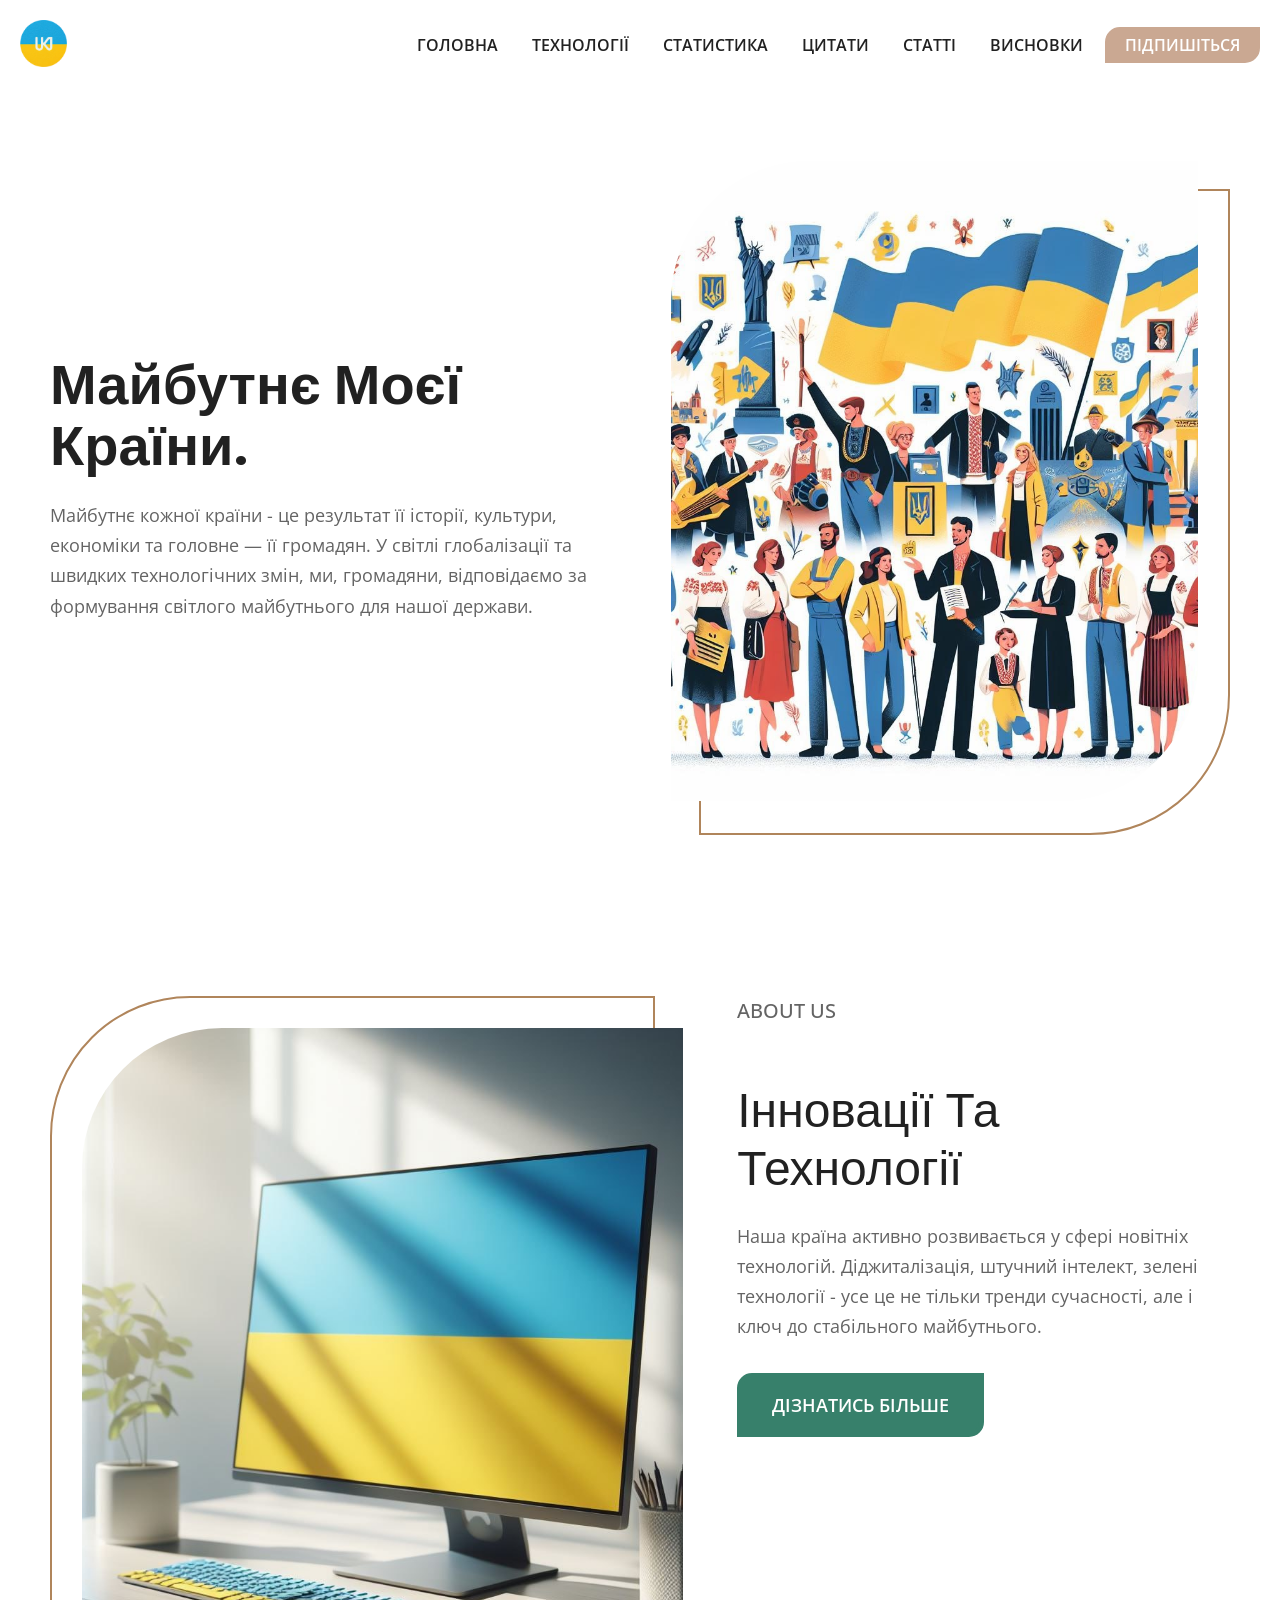
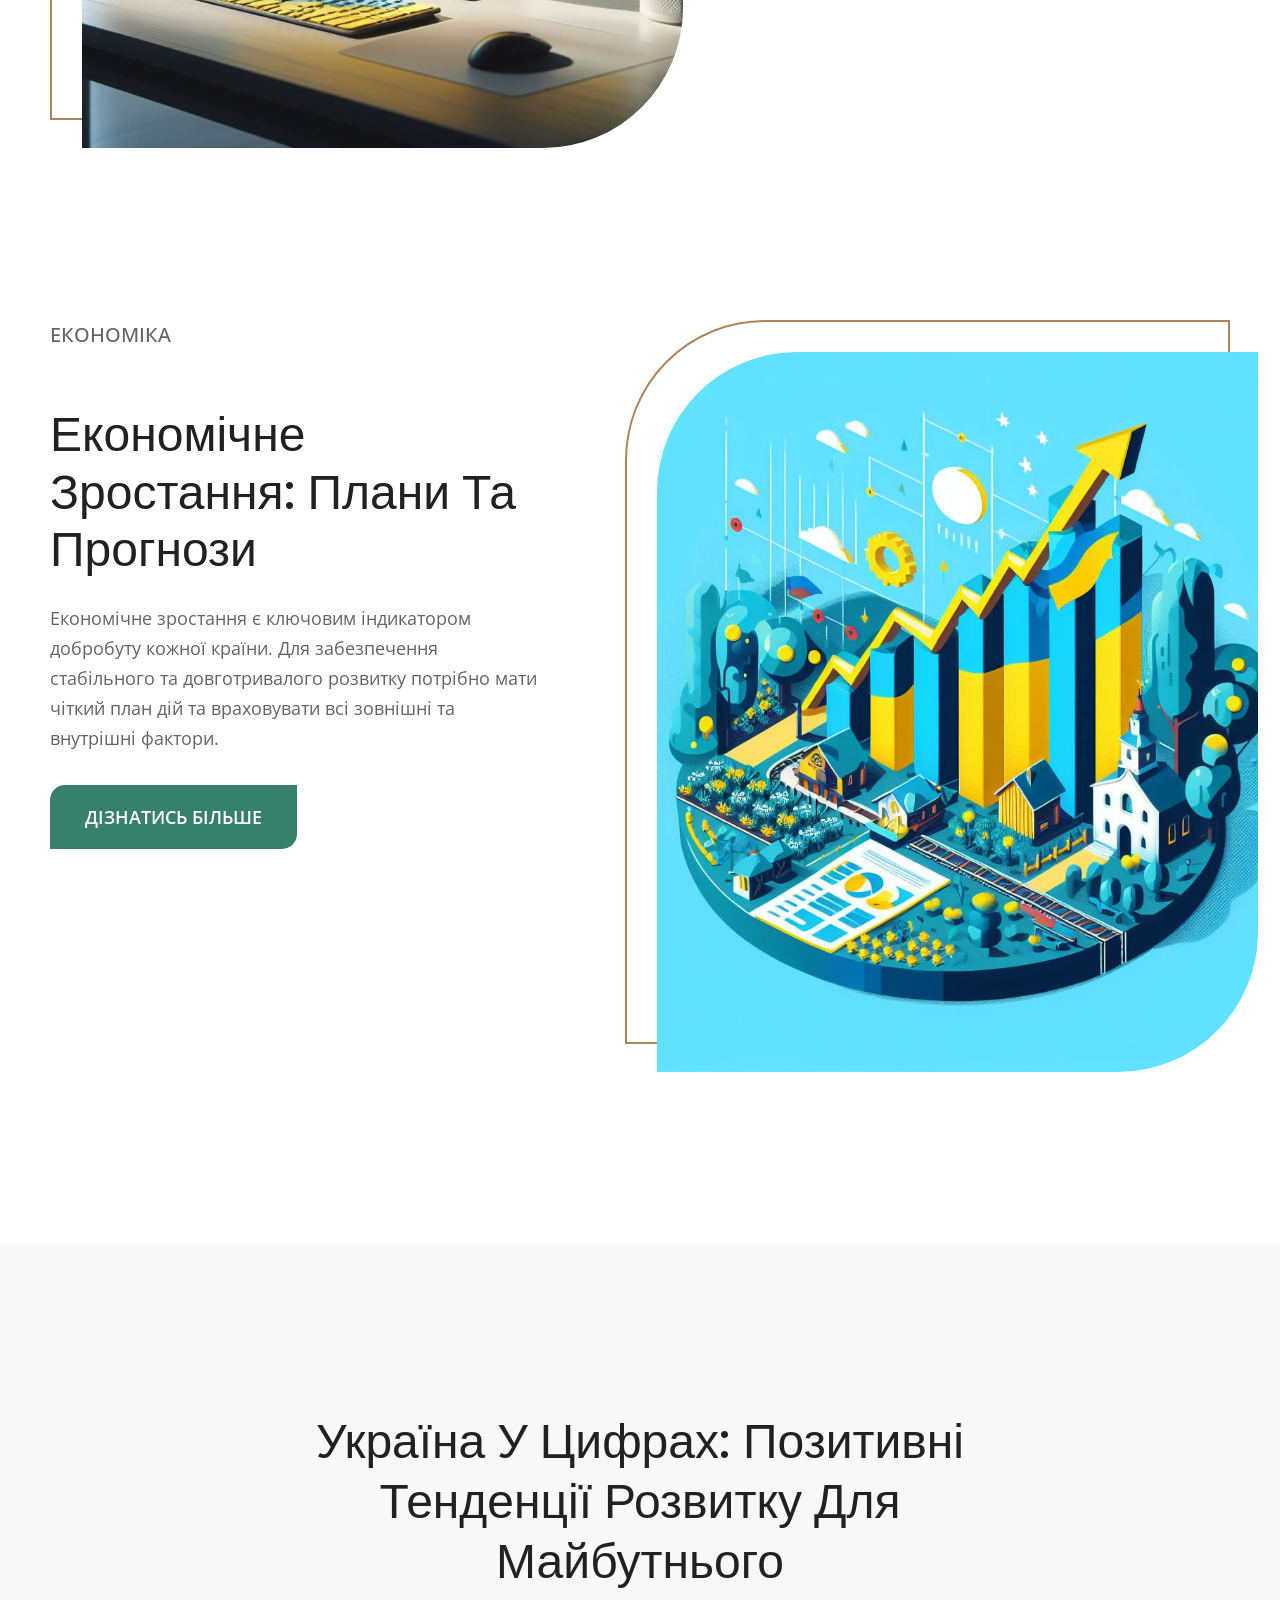
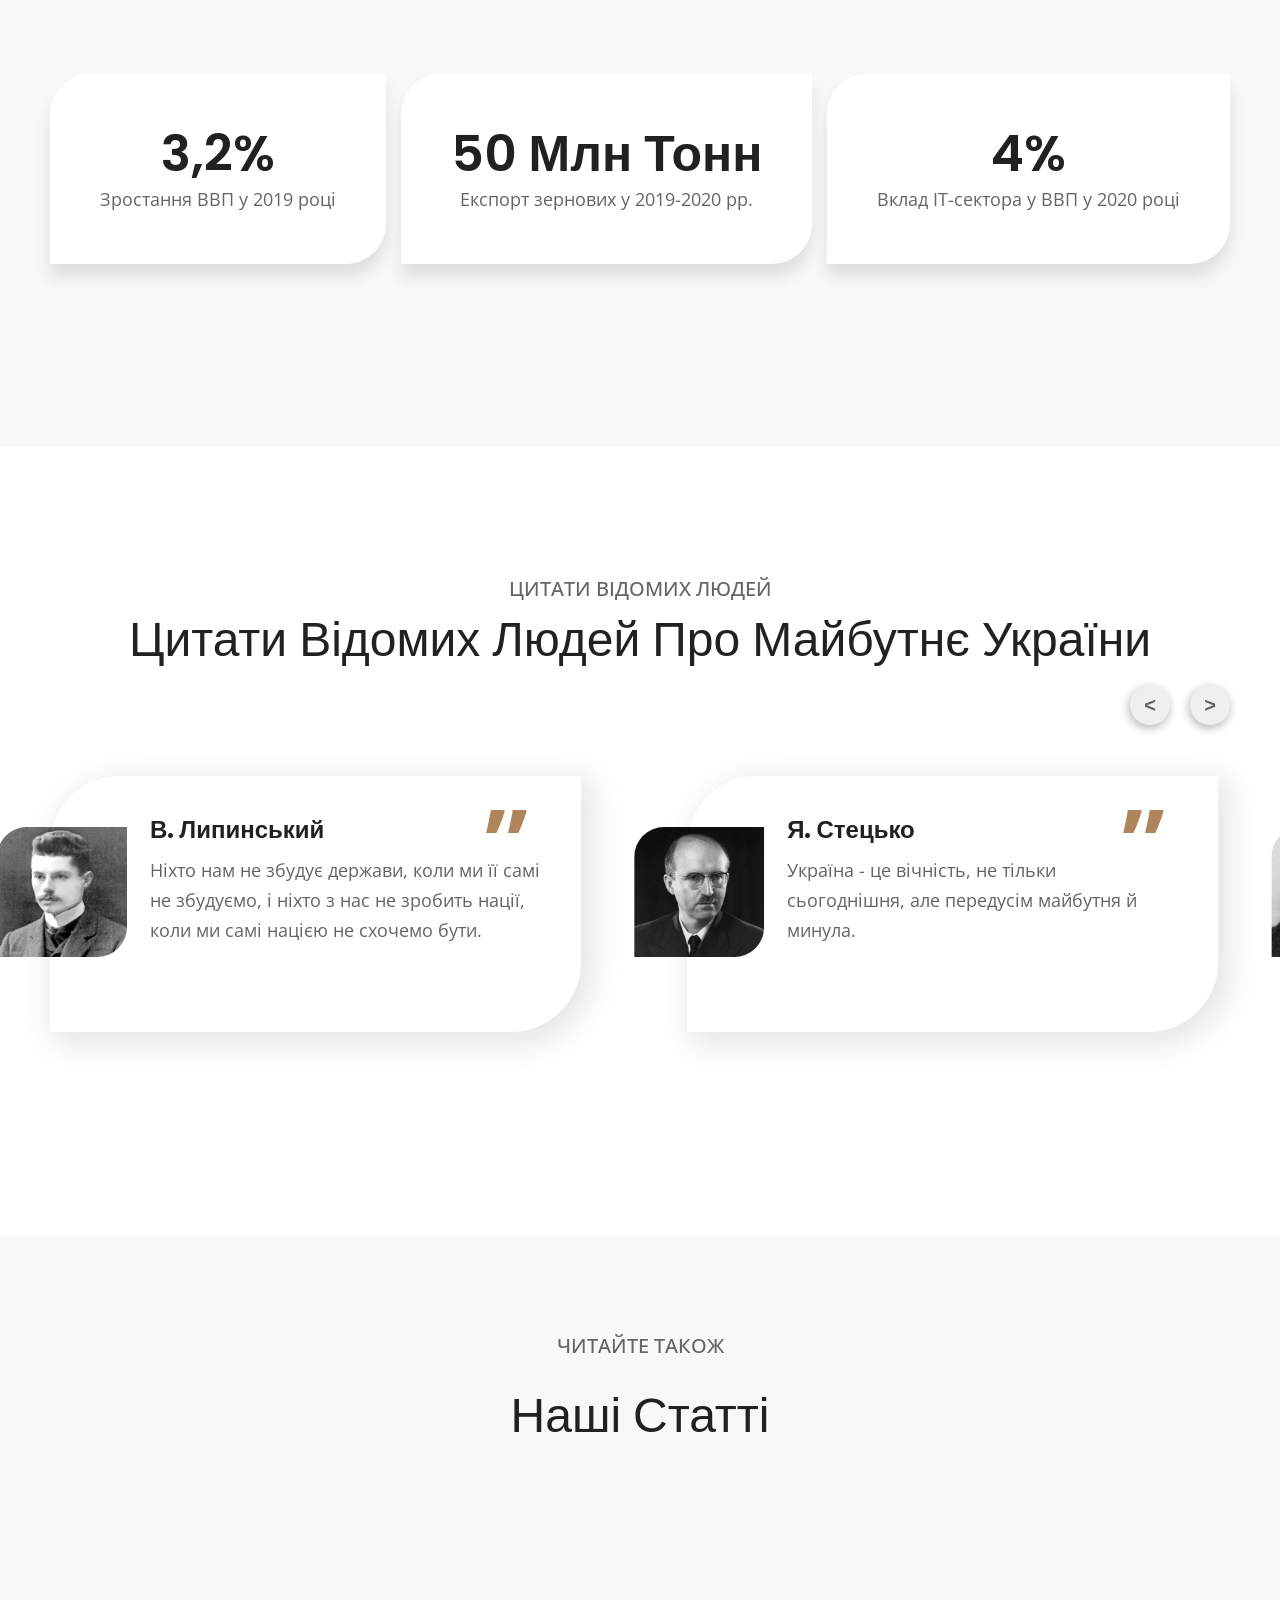
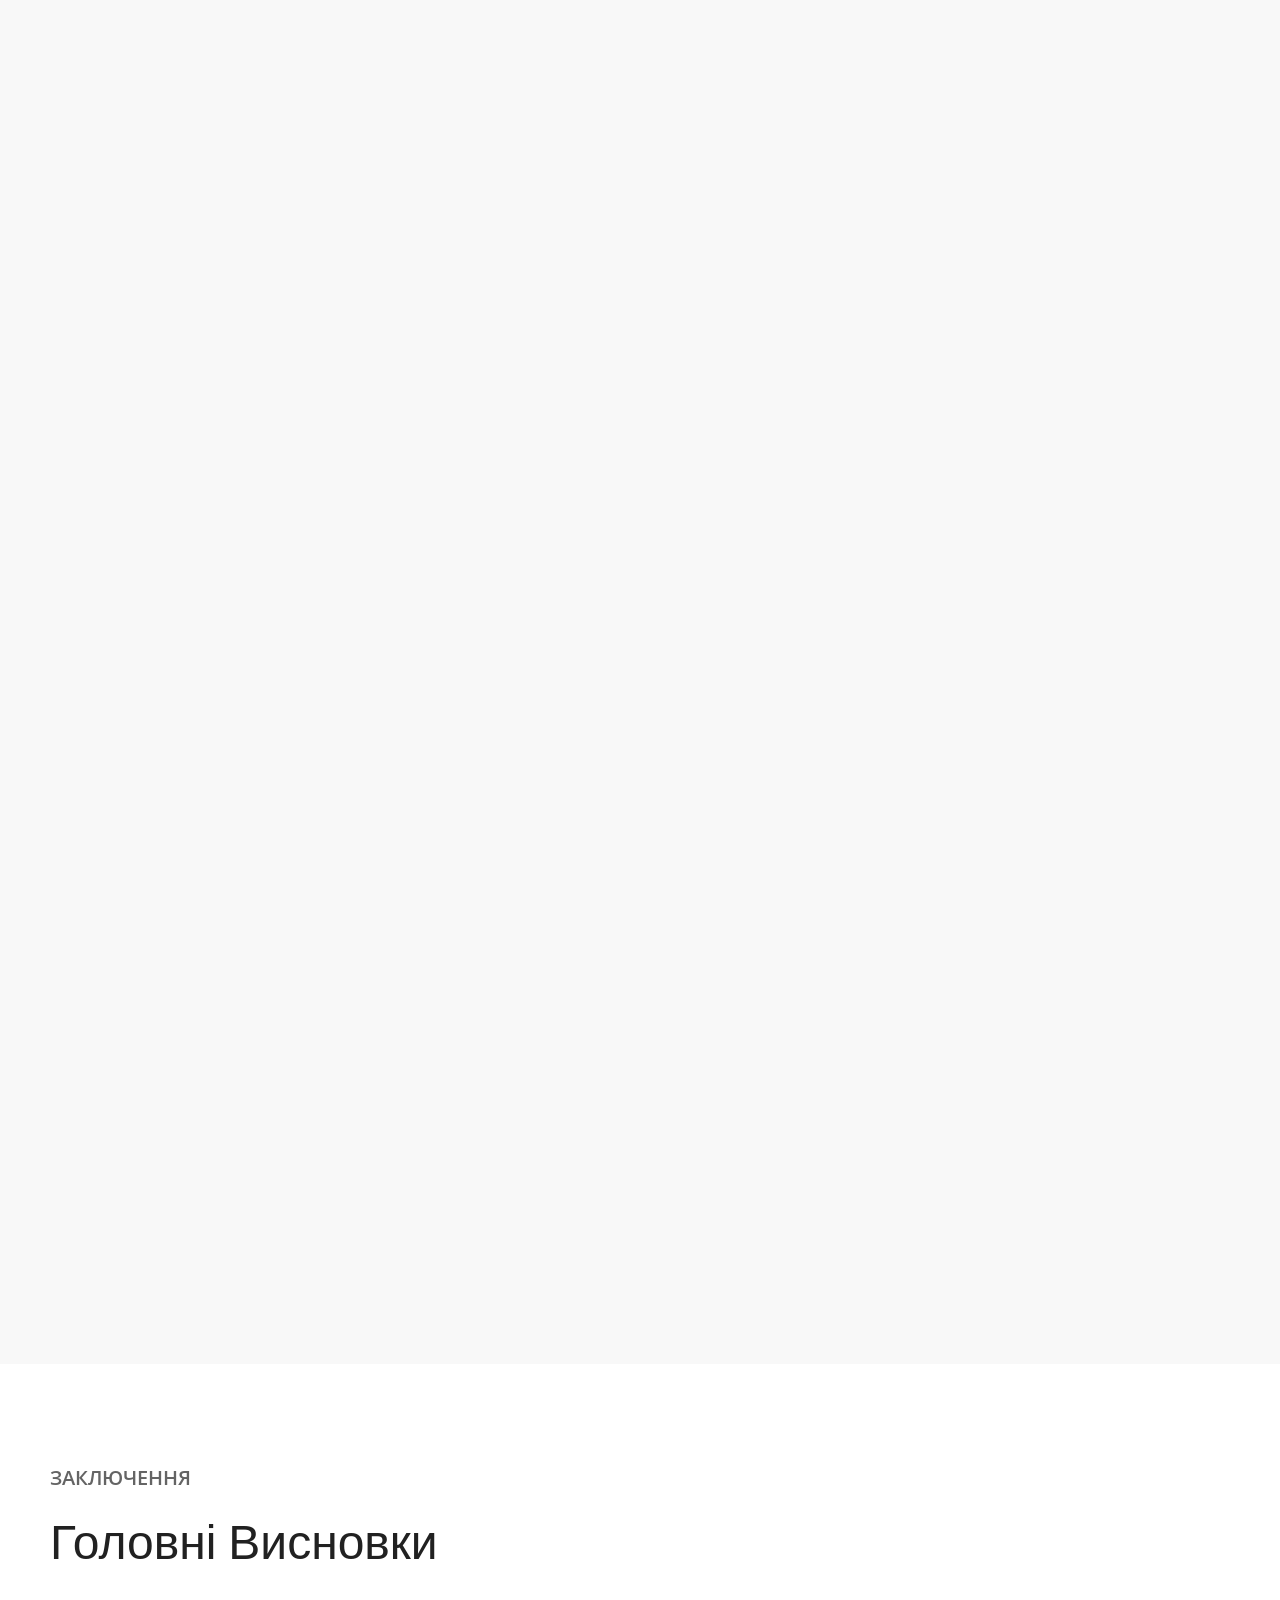
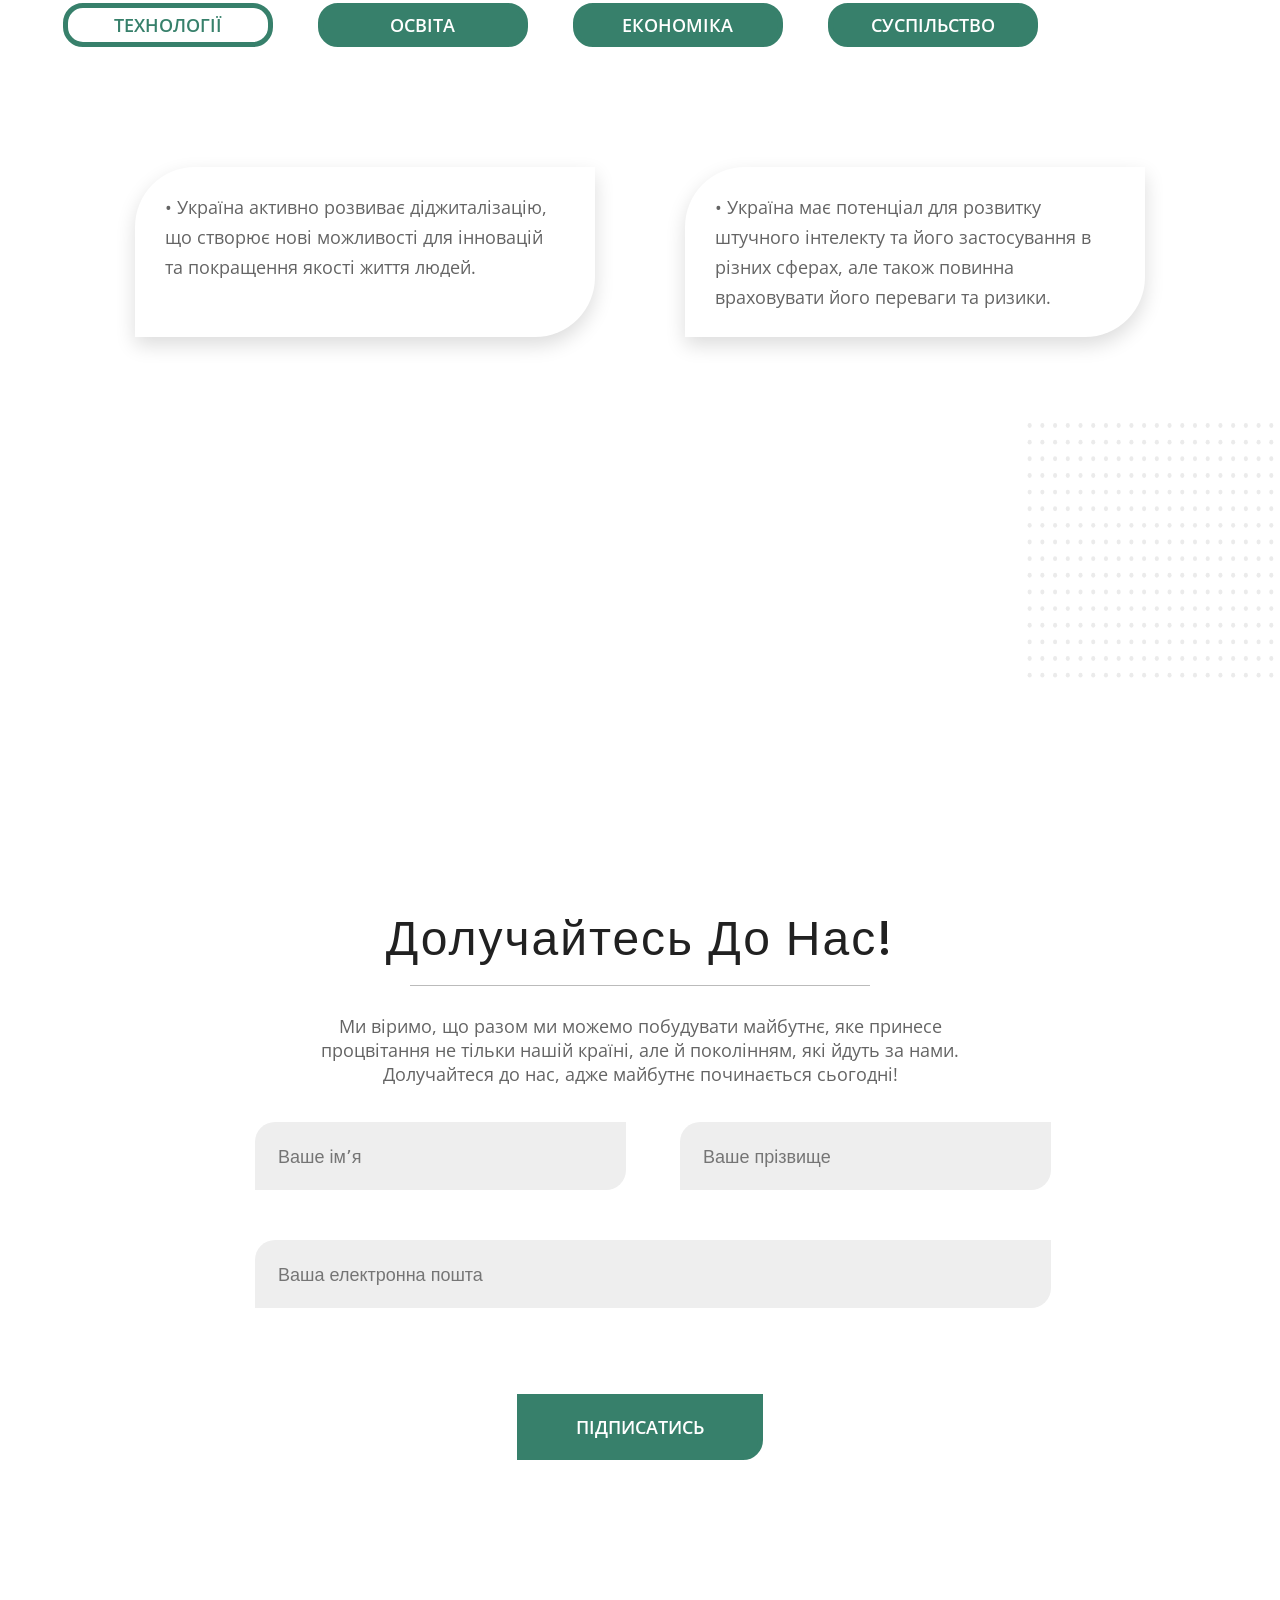
<file: index.html>
<!DOCTYPE html>
<html lang="en">
  <head>
    <meta charset="UTF-8" />
    <meta http-equiv="X-UA-Compatible" content="IE=edge" />
    <meta name="viewport" content="width=device-width, initial-scale=1.0" />
    <title>Decbase</title>
    <!-- FONTS -->
    <link rel="preconnect" href="https://fonts.googleapis.com" />
    <link rel="preconnect" href="https://fonts.gstatic.com" crossorigin />
    <!-- OPEN SANS: 300, 400, 500, 600, 700, 800 -->
    <!-- POPPINS: 300, 400, 500, 600, 700, 800 -->
    <!-- RALEWAY:  300, 400, 500, 600, 700-->
    <link
      href="https://fonts.googleapis.com/css2?family=Open+Sans:wght@300;400;500;600;700;800&family=Poppins:wght@300;400;500;600;700;800&family=Raleway:wght@300;400;500;600;700&display=swap"
      rel="stylesheet"
    />
    <!-- STYLES -->
    <link rel="stylesheet" href="./css/style.css" />
    <script defer src="./scripts/script.js"></script>
  </head>
  <body>
    <div class="loader">
      <p class="loader-text">Loading...</p>
      <div class="loader__container">
        <div class="square square--1"></div>
        <div class="square square--2"></div>
        <div class="square square--3"></div>
        <div class="square square--4"></div>
        <div class="square square--5"></div>
      </div>
    </div>

    <div class="content hidden">
      <header class="header">
        <div class="main-nav__container">
          <nav class="main-nav">
            <div class="main-nav__logo">
              <img
                src="./imgs/logo.png"
                alt="Decbase Logo"
                width="47px"
                height="47px"
              />
            </div>
            <div class="main-nav__links">
              <a href="#section--hero" class="link">Головна</a>
              <a href="#section--about" class="link">Технології</a>
              <a href="#section--projects" class="link">Статистика</a>
              <a href="#section--review" class="link">Цитати</a>
              <a href="#section--blog" class="link">Статті</a>
              <a href="#section--services" class="link">Висновки</a>
              <a href="#section--sign-up" class="link link--sign-up"
                >Підпишіться</a
              >
            </div>
            <div class="menu-burger">
              <img src="./svg/burger.svg" aria-hidden="true" alt="" />
            </div>
            <div class="main-nav__progress-bar hidden"></div>
          </nav>
        </div>

        <section class="hero container" id="section--hero">
          <div class="hero__desc">
            <h1 class="hero__desc-heading">Майбутнє моєї країни.</h1>
            <p class="hero__desc-paragraph">
              Майбутнє кожної країни - це результат її історії, культури,
              економіки та головне — її громадян. У світлі глобалізації та
              швидких технологічних змін, ми, громадяни, відповідаємо за
              формування світлого майбутнього для нашої держави.
            </p>
            <!-- <a href="#" class="hero__desc-btn">Contact</a> -->
          </div>
          <div class="hero__img-container">
            <img
              src="./imgs/main.jpg"
              alt="Bussiness Room Interior"
              class="hero__img-container-image"
            />
          </div>
        </section>
        <img
          src="./svg/abstract-decore-1.svg"
          class="decore header-decore"
          aria-hidden="true"
          alt=""
        />
      </header>

      <section class="about container" id="section--about">
        <article class="mextreo">
          <div class="mextreo__img-container">
            <img
              src="./imgs/acbd1.jpg"
              alt="Living Room Interior"
              class="mextreo__img-container-image"
            />
          </div>
          <div class="mextreo__desc">
            <h3 class="mextreo__desc-subheading">About us</h3>
            <h2 class="mextreo__desc-heading">Інновації та технології</h2>
            <p class="mextreo__desc-paragraph">
              Наша країна активно розвивається у сфері новітніх технологій.
              Діджиталізація, штучний інтелект, зелені технології - усе це не
              тільки тренди сучасності, але і ключ до стабільного майбутнього.
            </p>
            <a href="./tech.html" class="mextreo__desc-btn">Дізнатись більше</a>
          </div>
        </article>
        <article class="mextreo">
          <div class="mextreo__desc">
            <h3 class="mextreo__desc-subheading">Економіка</h3>
            <h2 class="mextreo__desc-heading">
              Економічне зростання: Плани та прогнози
            </h2>
            <p class="mextreo__desc-paragraph">
              Економічне зростання є ключовим індикатором добробуту кожної
              країни. Для забезпечення стабільного та довготривалого розвитку
              потрібно мати чіткий план дій та враховувати всі зовнішні та
              внутрішні фактори.
            </p>
            <a href="./economy.html" class="mextreo__desc-btn"
              >Дізнатись більше</a
            >
          </div>
          <div class="mextreo__img-container">
            <img
              src="./imgs/eabc.jpg"
              alt="Living Room Interior"
              class="mextreo__img-container-image"
            />
          </div>
        </article>
      </section>

      <section class="works" id="section--projects">
        <div class="container">
          <h2 class="works-heading">
            Україна у цифрах: позитивні тенденції розвитку для майбутнього
          </h2>
          <div class="completed-works">
            <div class="completed-works__card">
              <h2 class="completed-works__card-heading">3,2%</h2>
              <p class="completed-works__card-paragraph">
                Зростання ВВП у 2019 році
              </p>
            </div>
            <div class="completed-works__card">
              <h2 class="completed-works__card-heading">50 млн тонн</h2>
              <p class="completed-works__card-paragraph">
                Експорт зернових у 2019-2020 рр.
              </p>
            </div>
            <div class="completed-works__card">
              <h2 class="completed-works__card-heading">4%</h2>
              <p class="completed-works__card-paragraph">
                Вклад IT-сектора у ВВП у 2020 році
              </p>
            </div>
          </div>
        </div>
      </section>

      <section class="testimonials container" id="section--review">
        <h3 class="testimonials-subheading">Цитати відомих людей</h3>
        <h2 class="testimonials-heading">
          Цитати відомих людей про майбутнє України
        </h2>

        <div class="carousel">
          <div class="carousel__card-container">
            <div class="carousel__card">
              <h2 class="carousel__card-heading">В. Липинський</h2>
              <p class="carousel__card-paragraph">
                Ніхто нам не збудує держави, коли ми її самі не збудуємо, і
                ніхто з нас не зробить нації, коли ми самі нацією не схочемо
                бути.
              </p>
              <img
                src="./imgs/client-1.png"
                alt="Louis Saville"
                width="130px"
                height="130px"
                class="carousel__card-client-avatar"
              />
              <span class="carousel__card-quote">&rdquo;</span>
            </div>
          </div>

          <div class="carousel__card-container">
            <div class="carousel__card">
              <h2 class="carousel__card-heading">Я. Стецько</h2>
              <p class="carousel__card-paragraph">
                Україна - це вічність, не тільки сьогоднішня, але передусім
                майбутня й минула.
              </p>
              <img
                src="./imgs/client-2.png"
                alt="Rekha Varadwaz"
                width="130px"
                height="130px"
                class="carousel__card-client-avatar"
              />
              <span class="carousel__card-quote">&rdquo;</span>
            </div>
          </div>

          <div class="carousel__card-container">
            <div class="carousel__card">
              <h2 class="carousel__card-heading">С. Бандера</h2>
              <p class="carousel__card-paragraph">
                Самостійну державу може здобути собі український народ тільки
                власною боротьбою і трудом.
              </p>
              <img
                src="./imgs/client-3.jpeg"
                alt="Winston Smith"
                width="130px"
                height="130px"
                class="carousel__card-client-avatar"
              />
              <span class="carousel__card-quote">&rdquo;</span>
            </div>
          </div>
          <div class="carousel__card-container">
            <div class="carousel__card">
              <h2 class="carousel__card-heading">Г. Сковорода</h2>
              <p class="carousel__card-paragraph">
                Ми переможемо лише тоді, коли усвідомимо, що за Україну треба не
                вмирати, а вбивати.
              </p>
              <img
                src="./imgs/client-4.jpeg"
                alt="Jane Doe"
                width="130px"
                height="130px"
                class="carousel__card-client-avatar"
              />
              <span class="carousel__card-quote">&rdquo;</span>
            </div>
          </div>
          <div class="carousel__card-container">
            <div class="carousel__card">
              <h2 class="carousel__card-heading">В. Чорновіл</h2>
              <p class="carousel__card-paragraph">
                Дай Боже нам любити Україну понад усе сьогодні - маючи, щоб не
                довелося гірко любити її, втративши. Настав час великого вибору:
                або єдність і перемога та шлях до світла, або поразка, ганьба і
                знову довга дорога до волі.
              </p>
              <img
                src="./imgs/client-5.jpeg"
                alt="Sarah Johnson"
                width="130px"
                height="130px"
                class="carousel__card-client-avatar"
              />
              <span class="carousel__card-quote">&rdquo;</span>
            </div>
          </div>
          <div class="carousel__card-container">
            <div class="carousel__card">
              <h2 class="carousel__card-heading">В. Стус</h2>
              <p class="carousel__card-paragraph">
                Наша історія — це все і завжди спочатку, якась постійна
                гойданина на одному й тому ж місці, мертва хвиля еволюції.
              </p>
              <img
                src="./imgs/client-6.jpeg"
                alt="Michael Brown"
                width="130px"
                height="130px"
                class="carousel__card-client-avatar"
              />
              <span class="carousel__card-quote">&rdquo;</span>
            </div>
          </div>

          <div class="carousel__btns">
            <button class="carousel-btn carousel-btn--left">&lt;</button>
            <button class="carousel-btn carousel-btn--right">&gt;</button>
          </div>
        </div>
      </section>

      <section class="latest-news" id="section--blog">
        <div class="container">
          <h3 class="latest-news-subheading">Читайте також</h3>
          <h2 class="latest-news-heading">Наші статті</h2>

          <div class="blogs hidden">
            <div class="blogs__blog">
              <div class="blogs__blog__img-container">
                <img
                  src="./imgs/abbcd1.jpg"
                  alt="Shelf Interior"
                  class="blogs__blog__img-container-image"
                />
              </div>
              <h2 class="blogs__blog-heading">Освітні тренди</h2>
              <p class="blogs__blog-paragraph">
                Освітня сфера України активно розвивається, ідучи в ногу з
                глобальними трендами.
              </p>
              <a href="./education.html" class="blogs__blog-btn"
                >дізнатись більше...</a
              >
            </div>

            <div class="blogs__blog">
              <div class="blogs__blog__img-container">
                <img
                  src="./imgs/eeeeeee.jpg"
                  alt="Bedroom Interior"
                  class="blogs__blog__img-container-image"
                />
              </div>
              <h2 class="blogs__blog-heading">
                Розвиток громадянського суспільства
              </h2>
              <p class="blogs__blog-paragraph">
                Громадянське суспільство є фундаментом демократичної держави, де
                активна участь громадян стимулює прозорість, відкритість та
                відповідальність управління.
              </p>
              <a href="./society.html" class="blogs__blog-btn"
                >дізнатись більше...</a
              >
            </div>
          </div>
        </div>
      </section>

      <section class="services" id="section--services">
        <div class="container">
          <h3 class="services-subheading">Заключення</h3>
          <h2 class="services-heading">Головні висновки</h2>
          <nav class="services__nav">
            <a
              href="#"
              class="services__nav-btn services__nav-btn--selected"
              data-type="topSelection"
              >Технології</a
            >
            <a href="#" class="services__nav-btn" data-type="design">Освіта</a>
            <a href="#" class="services__nav-btn" data-type="architecture"
              >Економіка</a
            >
            <a href="#" class="services__nav-btn" data-type="planning"
              >Суспільство</a
            >
          </nav>
        </div>

        <div class="cards container">
          <div class="card card--1">
            <img src="./svg/design.svg" aria-hidden="true" alt="" />
            <div class="card--1__desc">
              <h2 class="card--1__desc-heading">Elegant Design</h2>
              <p class="card--1__desc-paragraph">
                Our designers specialize in creating elegant and sophisticated
                interiors that are tailored to your unique style and needs.
              </p>
            </div>
          </div>
          <div class="card card--2">
            <img src="./svg/architecture.svg" aria-hidden="true" alt="" />
            <div class="card--2__desc">
              <h2 class="card--2__desc-heading">Contemporary Architecture</h2>
              <p class="card--2__desc-paragraph">
                Our architects specialize in designing contemporary buildings
                that blend form and function to create stunning and unique
                structures.
              </p>
            </div>
          </div>

          <div class="card card--1">
            <img src="./svg/planning.svg" aria-hidden="true" alt="" />
            <div class="card--1__desc">
              <h2 class="card--1__desc-heading">Urban Planning</h2>
              <p class="card--1__desc-paragraph">
                Our team of urban planners understands the unique challenges and
                opportunities presented by cities.
              </p>
            </div>
          </div>
        </div>
        <img
          src="./svg/abstract-decore-2.svg"
          aria-hidden="true"
          class="decore services-decore"
          alt=""
        />
      </section>

      <section class="sign-up" id="section--sign-up">
        <form class="form">
          <h2 class="form-heading">Долучайтесь до нас!</h2>
          <hr class="form-separator" />
          <h3 class="form-subheading">
            Ми віримо, що разом ми можемо побудувати майбутнє, яке принесе
            процвітання не тільки нашій країні, але й поколінням, які йдуть за
            нами. Долучайтеся до нас, адже майбутнє починається сьогодні!
          </h3>
          <div class="form__grid">
            <div class="form__input-container">
              <input
                type="text"
                class="form-input form-input--first-name"
                placeholder="Ваше імʼя"
              />
              <p class="form-input-error hidden">Невалідне значення імені</p>
            </div>
            <div class="form__input-container">
              <input
                type="text"
                class="form-input form-input--last-name"
                placeholder="Ваше прізвище"
              />
              <p class="form-input-error hidden">Невалідне значення прізвища</p>
            </div>
            <div class="form__input-container form__input-container--email">
              <input
                type="email"
                class="form-input form-input--email"
                placeholder="Ваша електронна пошта"
              />
              <p class="form-input-error hidden">
                Невалідне значення електронної адреси
              </p>
            </div>
          </div>
          <button class="form-submit-btn" type="submit">Підписатись</button>
        </form>
      </section>

      <!-- </body> -->
      <!-- </html> -->
    </div>
  </body>
</html>
</file>
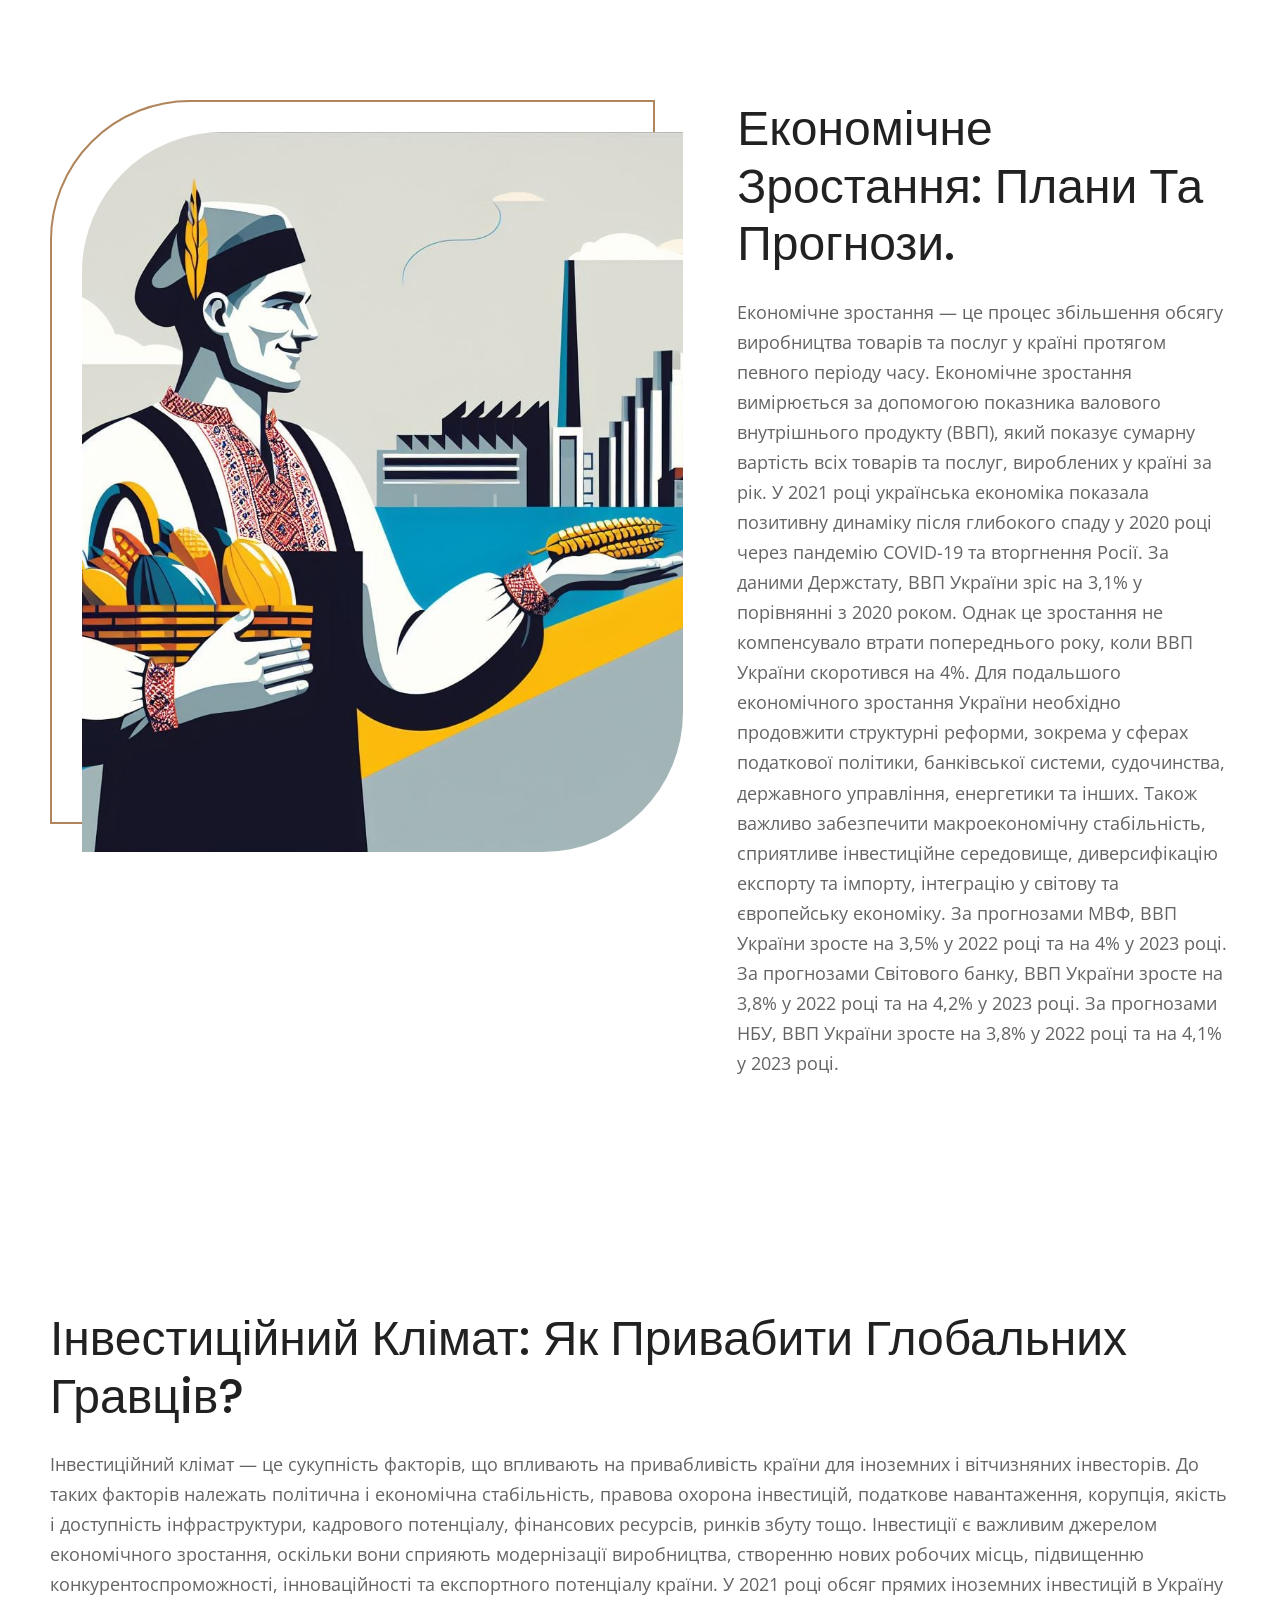
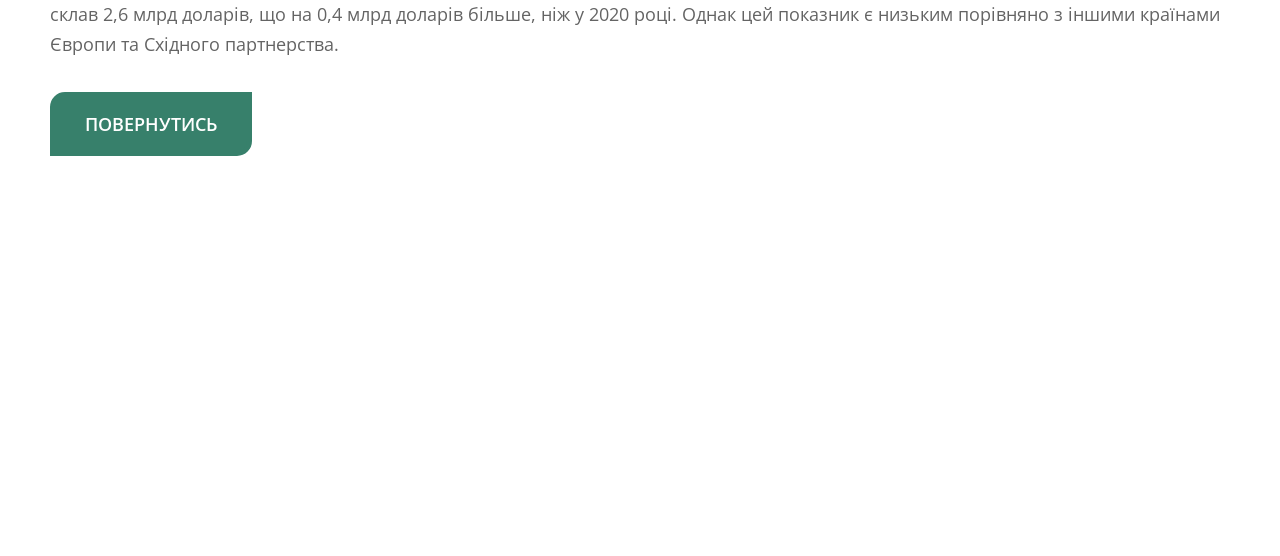
<file: economy.html>
<!DOCTYPE html>
<html lang="en">
  <head>
    <meta charset="UTF-8" />
    <meta http-equiv="X-UA-Compatible" content="IE=edge" />
    <meta name="viewport" content="width=device-width, initial-scale=1.0" />
    <title>Decbase</title>
    <!-- FONTS -->
    <link rel="preconnect" href="https://fonts.googleapis.com" />
    <link rel="preconnect" href="https://fonts.gstatic.com" crossorigin />
    <!-- OPEN SANS: 300, 400, 500, 600, 700, 800 -->
    <!-- POPPINS: 300, 400, 500, 600, 700, 800 -->
    <!-- RALEWAY:  300, 400, 500, 600, 700-->
    <link
      href="https://fonts.googleapis.com/css2?family=Open+Sans:wght@300;400;500;600;700;800&family=Poppins:wght@300;400;500;600;700;800&family=Raleway:wght@300;400;500;600;700&display=swap"
      rel="stylesheet"
    />
    <!-- STYLES -->
    <link rel="stylesheet" href="./css/style.css" />
    <!-- <script defer src="./scripts/script.js"></script> -->
  </head>
  <body>
    <section
      class="about container"
      id="section--about"
      style="margin-top: 10rem"
    >
      <article class="mextreo">
        <div class="mextreo__img-container">
          <img
            src="./imgs/econome.jpg"
            alt="Living Room Interior"
            class="mextreo__img-container-image"
          />
        </div>
        <div class="mextreo__desc">
          <h2 class="mextreo__desc-heading">
            Економічне зростання: Плани та прогнози.
          </h2>
          <p class="mextreo__desc-paragraph">
            Економічне зростання — це процес збільшення обсягу виробництва
            товарів та послуг у країні протягом певного періоду часу. Економічне
            зростання вимірюється за допомогою показника валового внутрішнього
            продукту (ВВП), який показує сумарну вартість всіх товарів та
            послуг, вироблених у країні за рік. У 2021 році українська економіка
            показала позитивну динаміку після глибокого спаду у 2020 році через
            пандемію COVID-19 та вторгнення Росії. За даними Держстату, ВВП
            України зріс на 3,1% у порівнянні з 2020 роком. Однак це зростання
            не компенсувало втрати попереднього року, коли ВВП України
            скоротився на 4%. Для подальшого економічного зростання України
            необхідно продовжити структурні реформи, зокрема у сферах податкової
            політики, банківської системи, судочинства, державного управління,
            енергетики та інших. Також важливо забезпечити макроекономічну
            стабільність, сприятливе інвестиційне середовище, диверсифікацію
            експорту та імпорту, інтеграцію у світову та європейську економіку.
            За прогнозами МВФ, ВВП України зросте на 3,5% у 2022 році та на 4% у
            2023 році. За прогнозами Світового банку, ВВП України зросте на 3,8%
            у 2022 році та на 4,2% у 2023 році. За прогнозами НБУ, ВВП України
            зросте на 3,8% у 2022 році та на 4,1% у 2023 році.
          </p>
        </div>
      </article>
      <div class="mextreo__desc">
        <h2 class="mextreo__desc-heading">
          Інвестиційний клімат: Як привабити глобальних гравцiв?
        </h2>
        <p class="mextreo__desc-paragraph">
          Інвестицiйний клiмат — це сукупнiсть факторiв, що впливають на
          привабливiсть країни для iноземних i вiтчизняних iнвесторiв. До таких
          факторiв належать полiтична i економiчна стабiльнiсть, правова охорона
          iнвестицiй, податкове навантаження, корупцiя, якiсть i доступнiсть
          iнфраструктури, кадрового потенцiалу, фiнансових ресурсiв, ринкiв
          збуту тощо. Інвестиції є важливим джерелом економічного зростання,
          оскільки вони сприяють модернізації виробництва, створенню нових
          робочих місць, підвищенню конкурентоспроможності, інноваційності та
          експортного потенціалу країни. У 2021 році обсяг прямих іноземних
          інвестицій в Україну склав 2,6 млрд доларів, що на 0,4 млрд доларів
          більше, ніж у 2020 році. Однак цей показник є низьким порівняно з
          іншими країнами Європи та Східного партнерства.
        </p>
        <a href="/" class="mextreo__desc-btn">Повернутись</a>
      </div>
    </section>
  </body>
</html>
</file>
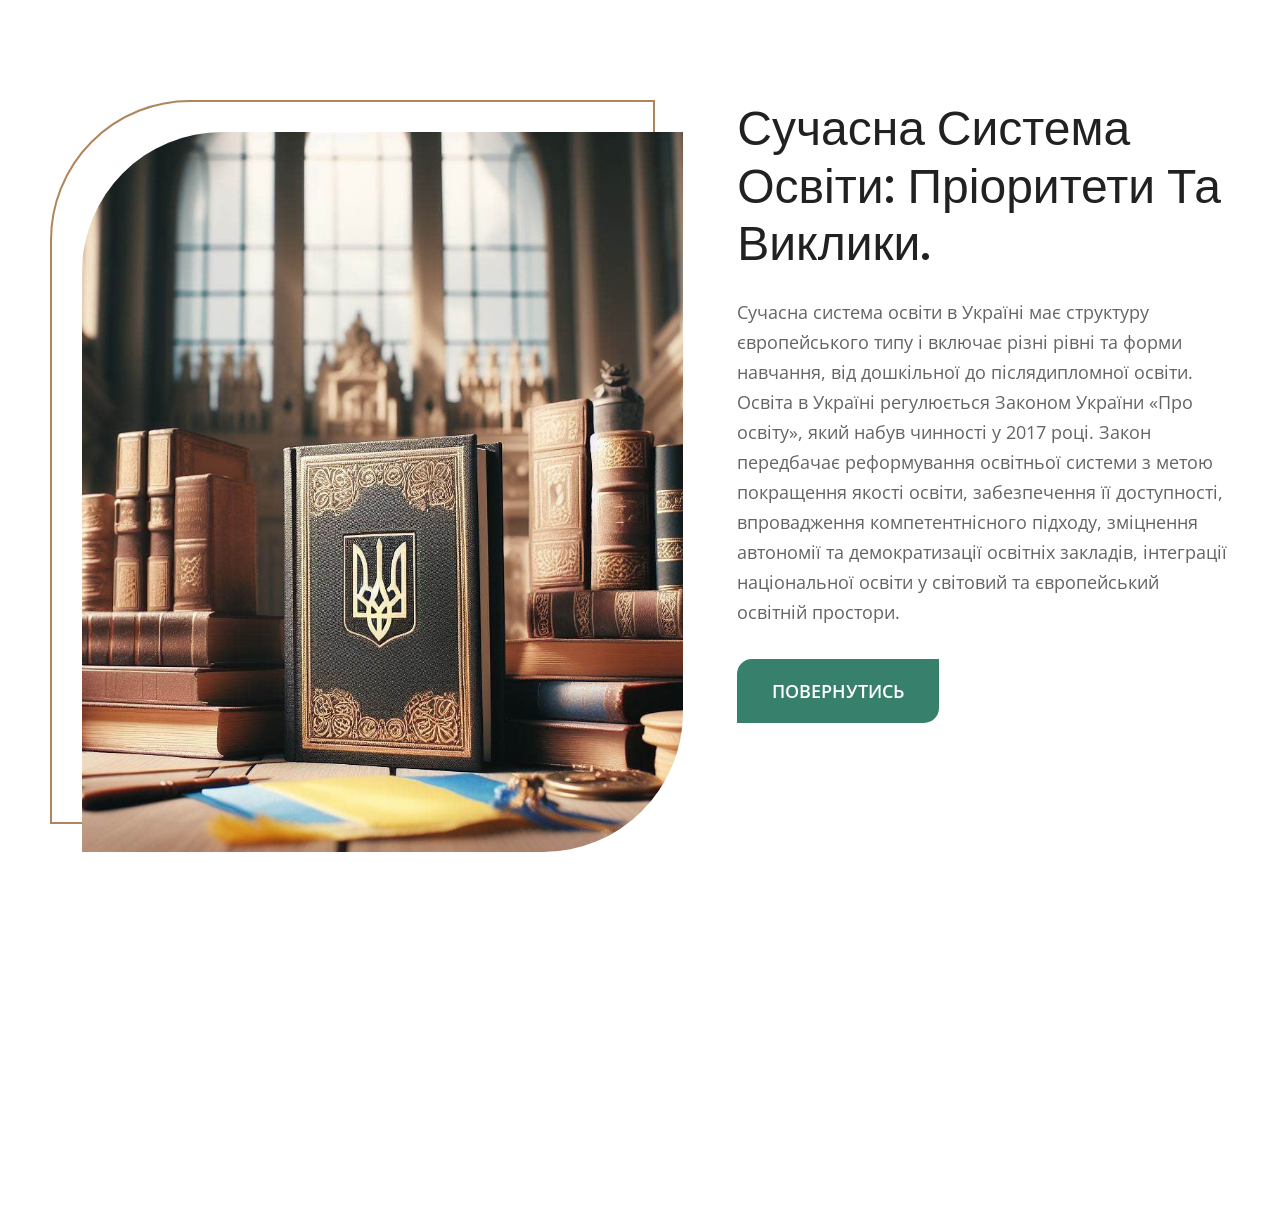
<file: education.html>
<!DOCTYPE html>
<html lang="en">
  <head>
    <meta charset="UTF-8" />
    <meta http-equiv="X-UA-Compatible" content="IE=edge" />
    <meta name="viewport" content="width=device-width, initial-scale=1.0" />
    <title>Decbase</title>
    <!-- FONTS -->
    <link rel="preconnect" href="https://fonts.googleapis.com" />
    <link rel="preconnect" href="https://fonts.gstatic.com" crossorigin />
    <!-- OPEN SANS: 300, 400, 500, 600, 700, 800 -->
    <!-- POPPINS: 300, 400, 500, 600, 700, 800 -->
    <!-- RALEWAY:  300, 400, 500, 600, 700-->
    <link
      href="https://fonts.googleapis.com/css2?family=Open+Sans:wght@300;400;500;600;700;800&family=Poppins:wght@300;400;500;600;700;800&family=Raleway:wght@300;400;500;600;700&display=swap"
      rel="stylesheet"
    />
    <!-- STYLES -->
    <link rel="stylesheet" href="./css/style.css" />
    <!-- <script defer src="./scripts/script.js"></script> -->
  </head>
  <body>
    <section
      class="about container"
      id="section--about"
      style="margin-top: 10rem"
    >
      <article class="mextreo">
        <div class="mextreo__img-container">
          <img
            src="./imgs/educ.jpg"
            alt="Living Room Interior"
            class="mextreo__img-container-image"
          />
        </div>
        <div class="mextreo__desc">
          <h2 class="mextreo__desc-heading">
            Сучасна система освіти: Пріоритети та виклики.
          </h2>
          <p class="mextreo__desc-paragraph">
            Сучасна система освіти в Україні має структуру європейського типу і
            включає різні рівні та форми навчання, від дошкільної до
            післядипломної освіти. Освіта в Україні регулюється Законом України
            «Про освіту», який набув чинності у 2017 році. Закон передбачає
            реформування освітньої системи з метою покращення якості освіти,
            забезпечення її доступності, впровадження компетентнісного підходу,
            зміцнення автономії та демократизації освітніх закладів, інтеграції
            національної освіти у світовий та європейський освітній простори.
          </p>
          <a href="/" class="mextreo__desc-btn">Повернутись</a>
        </div>
      </article>
    </section>
  </body>
</html>
</file>
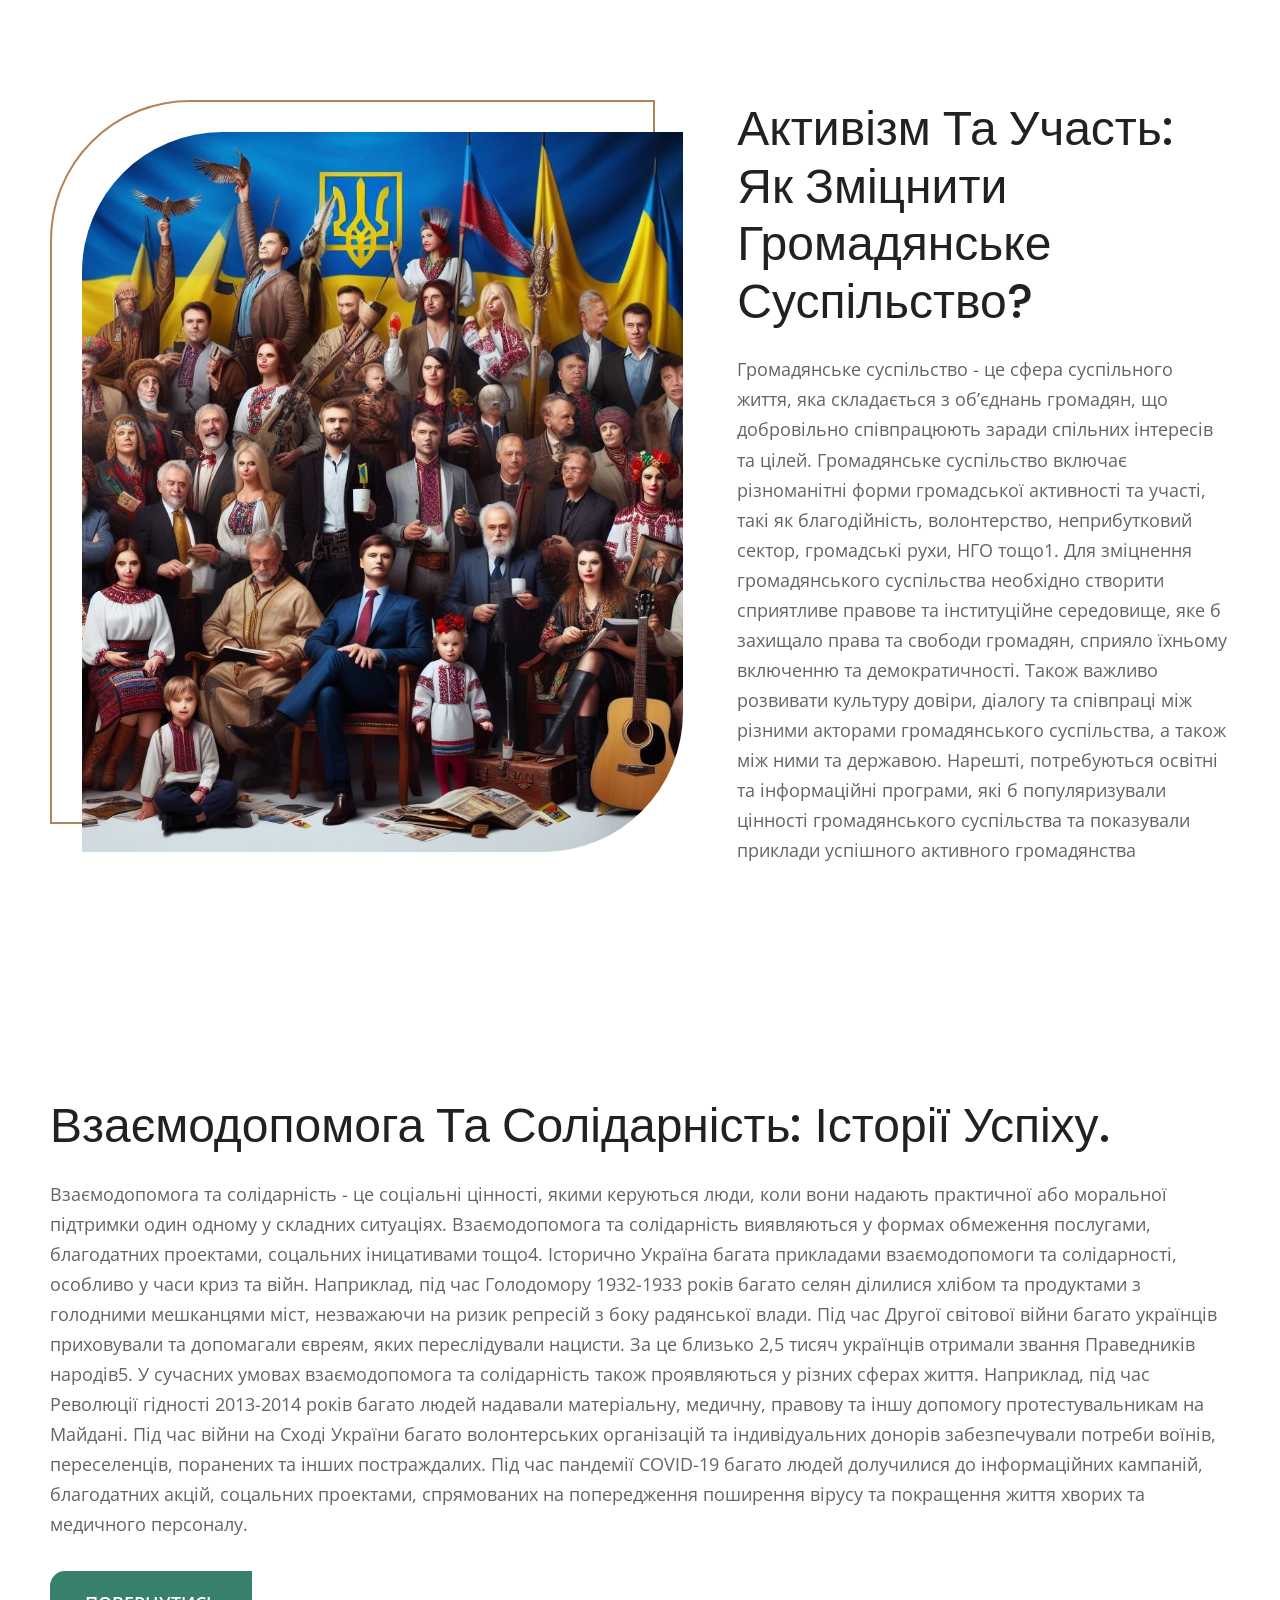
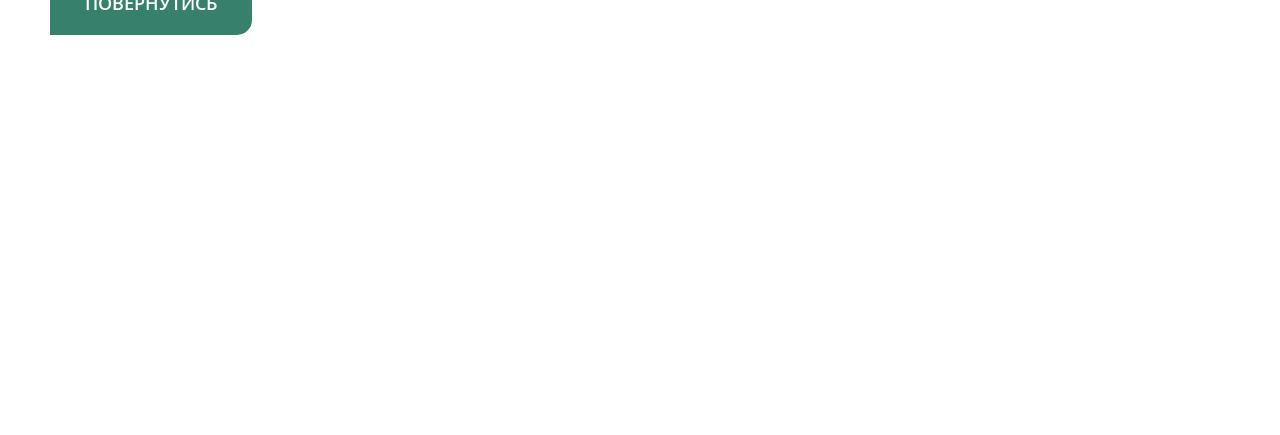
<file: society.html>
<!DOCTYPE html>
<html lang="en">
  <head>
    <meta charset="UTF-8" />
    <meta http-equiv="X-UA-Compatible" content="IE=edge" />
    <meta name="viewport" content="width=device-width, initial-scale=1.0" />
    <title>Decbase</title>
    <!-- FONTS -->
    <link rel="preconnect" href="https://fonts.googleapis.com" />
    <link rel="preconnect" href="https://fonts.gstatic.com" crossorigin />
    <!-- OPEN SANS: 300, 400, 500, 600, 700, 800 -->
    <!-- POPPINS: 300, 400, 500, 600, 700, 800 -->
    <!-- RALEWAY:  300, 400, 500, 600, 700-->
    <link
      href="https://fonts.googleapis.com/css2?family=Open+Sans:wght@300;400;500;600;700;800&family=Poppins:wght@300;400;500;600;700;800&family=Raleway:wght@300;400;500;600;700&display=swap"
      rel="stylesheet"
    />
    <!-- STYLES -->
    <link rel="stylesheet" href="./css/style.css" />
    <!-- <script defer src="./scripts/script.js"></script> -->
  </head>
  <body>
    <section
      class="about container"
      id="section--about"
      style="margin-top: 10rem"
    >
      <article class="mextreo">
        <div class="mextreo__img-container">
          <img
            src="./imgs/society.jpg"
            alt="Living Room Interior"
            class="mextreo__img-container-image"
          />
        </div>
        <div class="mextreo__desc">
          <h2 class="mextreo__desc-heading">
            Активізм та участь: Як зміцнити громадянське суспільство?
          </h2>
          <p class="mextreo__desc-paragraph">
            Громадянське суспільство - це сфера суспільного життя, яка
            складається з об’єднань громадян, що добровільно співпрацюють заради
            спільних інтересів та цілей. Громадянське суспільство включає
            різноманітні форми громадської активності та участі, такі як
            благодійність, волонтерство, неприбутковий сектор, громадські рухи,
            НГО тощо1. Для зміцнення громадянського суспільства необхідно
            створити сприятливе правове та інституційне середовище, яке б
            захищало права та свободи громадян, сприяло їхньому включенню та
            демократичності. Також важливо розвивати культуру довіри, діалогу та
            співпраці між різними акторами громадянського суспільства, а також
            між ними та державою. Нарешті, потребуються освітні та інформаційні
            програми, які б популяризували цінності громадянського суспільства
            та показували приклади успішного активного громадянства
          </p>
        </div>
      </article>
      <div class="mextreo__desc">
        <h2 class="mextreo__desc-heading">
          Взаємодопомога та солідарність: Історії успіху.
        </h2>
        <p class="mextreo__desc-paragraph">
          Взаємодопомога та солідарність - це соціальні цінності, якими
          керуються люди, коли вони надають практичної або моральної підтримки
          один одному у складних ситуаціях. Взаємодопомога та солідарність
          виявляються у формах обмеження послугами, благодатних проектами,
          соцальних іницативами тощо4. Історично Україна багата прикладами
          взаємодопомоги та солідарності, особливо у часи криз та війн.
          Наприклад, під час Голодомору 1932-1933 років багато селян ділилися
          хлібом та продуктами з голодними мешканцями міст, незважаючи на ризик
          репресій з боку радянської влади. Під час Другої світової війни багато
          українців приховували та допомагали євреям, яких переслідували
          нацисти. За це близько 2,5 тисяч українців отримали звання Праведників
          народів5. У сучасних умовах взаємодопомога та солідарність також
          проявляються у різних сферах життя. Наприклад, під час Революції
          гідності 2013-2014 років багато людей надавали матеріальну, медичну,
          правову та іншу допомогу протестувальникам на Майдані. Під час війни
          на Сході України багато волонтерських організацій та індивідуальних
          донорів забезпечували потреби воїнів, переселенців, поранених та інших
          постраждалих. Під час пандемії COVID-19 багато людей долучилися до
          інформаційних кампаній, благодатних акцій, соцальних проектами,
          спрямованих на попередження поширення вірусу та покращення життя
          хворих та медичного персоналу.
        </p>
        <a href="/" class="mextreo__desc-btn">Повернутись</a>
      </div>
    </section>
  </body>
</html>
</file>
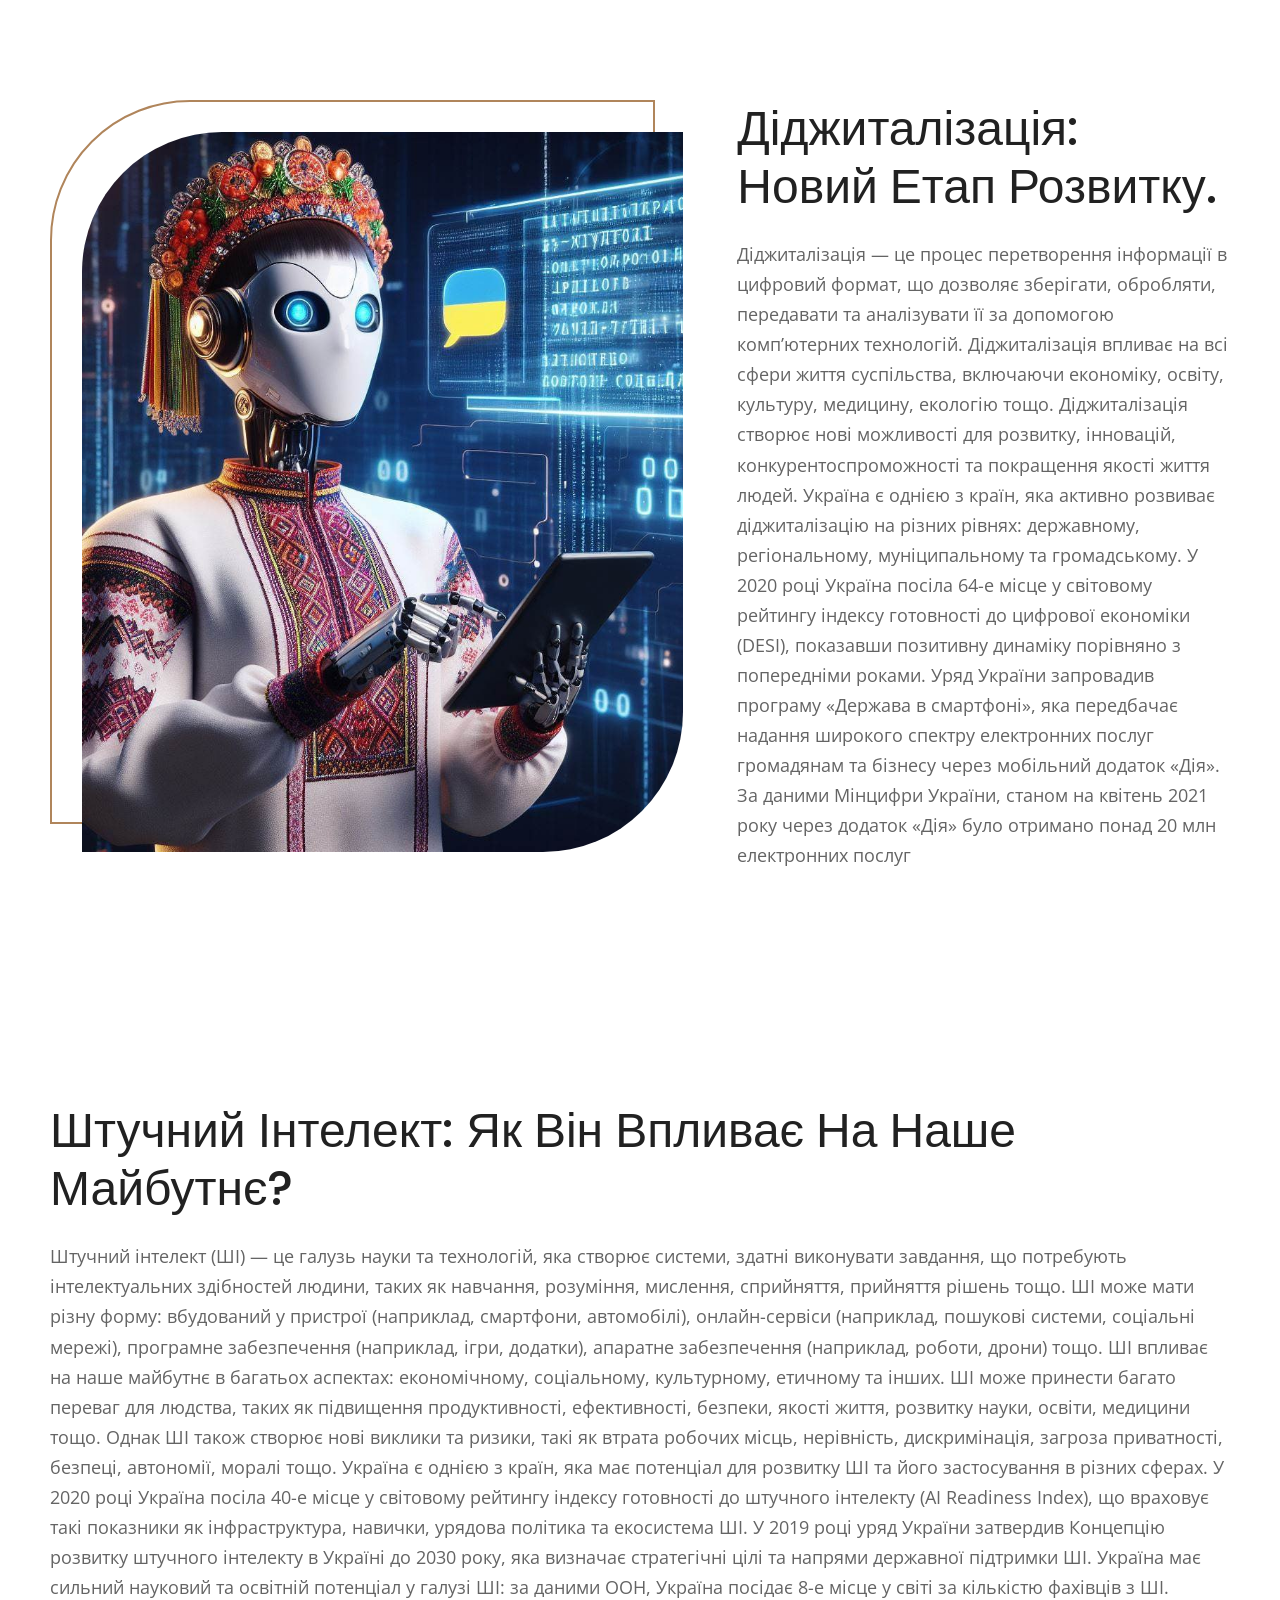
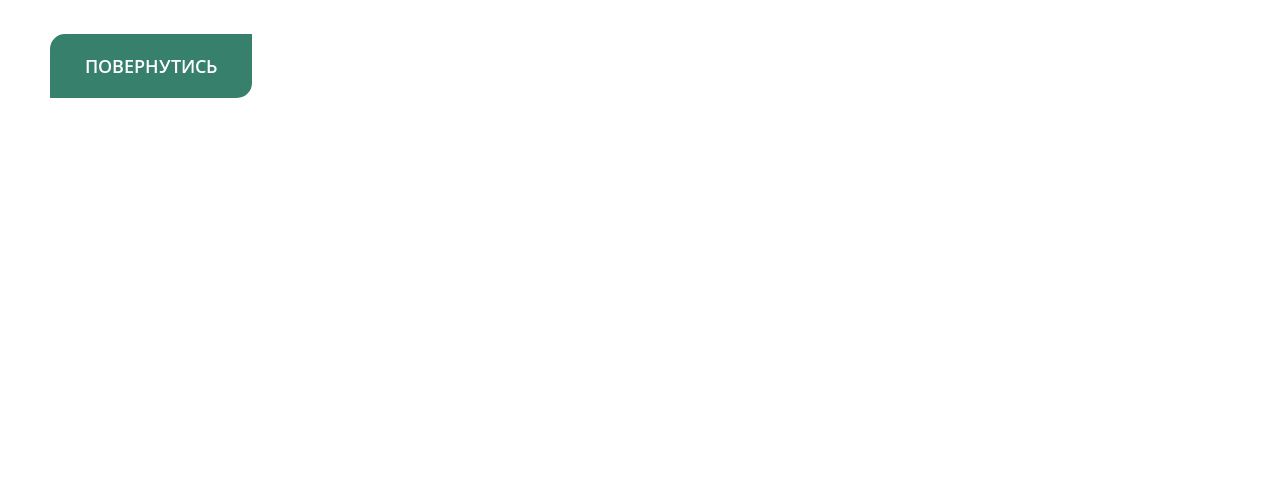
<file: tech.html>
<!DOCTYPE html>
<html lang="en">
  <head>
    <meta charset="UTF-8" />
    <meta http-equiv="X-UA-Compatible" content="IE=edge" />
    <meta name="viewport" content="width=device-width, initial-scale=1.0" />
    <title>Decbase</title>
    <!-- FONTS -->
    <link rel="preconnect" href="https://fonts.googleapis.com" />
    <link rel="preconnect" href="https://fonts.gstatic.com" crossorigin />
    <!-- OPEN SANS: 300, 400, 500, 600, 700, 800 -->
    <!-- POPPINS: 300, 400, 500, 600, 700, 800 -->
    <!-- RALEWAY:  300, 400, 500, 600, 700-->
    <link
      href="https://fonts.googleapis.com/css2?family=Open+Sans:wght@300;400;500;600;700;800&family=Poppins:wght@300;400;500;600;700;800&family=Raleway:wght@300;400;500;600;700&display=swap"
      rel="stylesheet"
    />
    <!-- STYLES -->
    <link rel="stylesheet" href="./css/style.css" />
    <!-- <script defer src="./scripts/script.js"></script> -->
  </head>
  <body>
    <section
      class="about container"
      id="section--about"
      style="margin-top: 10rem"
    >
      <article class="mextreo">
        <div class="mextreo__img-container">
          <img
            src="./imgs/2abcd1.jpg"
            alt="Living Room Interior"
            class="mextreo__img-container-image"
          />
        </div>
        <div class="mextreo__desc">
          <h2 class="mextreo__desc-heading">
            Діджиталізація: Новий етап розвитку.
          </h2>
          <p class="mextreo__desc-paragraph">
            Діджиталізація — це процес перетворення інформації в цифровий
            формат, що дозволяє зберігати, обробляти, передавати та аналізувати
            її за допомогою комп’ютерних технологій. Діджиталізація впливає на
            всі сфери життя суспільства, включаючи економіку, освіту, культуру,
            медицину, екологію тощо. Діджиталізація створює нові можливості для
            розвитку, інновацій, конкурентоспроможності та покращення якості
            життя людей. Україна є однією з країн, яка активно розвиває
            діджиталізацію на різних рівнях: державному, регіональному,
            муніципальному та громадському. У 2020 році Україна посіла 64-е
            місце у світовому рейтингу індексу готовності до цифрової економіки
            (DESI), показавши позитивну динаміку порівняно з попередніми роками.
            Уряд України запровадив програму «Держава в смартфоні», яка
            передбачає надання широкого спектру електронних послуг громадянам та
            бізнесу через мобільний додаток «Дiя». За даними Мінцифри України,
            станом на квітень 2021 року через додаток «Дiя» було отримано понад
            20 млн електронних послуг
          </p>
        </div>
      </article>
      <div class="mextreo__desc">
        <h2 class="mextreo__desc-heading">
          Штучний інтелект: Як він впливає на наше майбутнє?
        </h2>
        <p class="mextreo__desc-paragraph">
          Штучний інтелект (ШІ) — це галузь науки та технологій, яка створює
          системи, здатні виконувати завдання, що потребують інтелектуальних
          здібностей людини, таких як навчання, розуміння, мислення, сприйняття,
          прийняття рішень тощо. ШІ може мати різну форму: вбудований у пристрої
          (наприклад, смартфони, автомобілі), онлайн-сервіси (наприклад,
          пошукові системи, соціальні мережі), програмне забезпечення
          (наприклад, ігри, додатки), апаратне забезпечення (наприклад, роботи,
          дрони) тощо. ШІ впливає на наше майбутнє в багатьох аспектах:
          економічному, соціальному, культурному, етичному та інших. ШІ може
          принести багато переваг для людства, таких як підвищення
          продуктивності, ефективності, безпеки, якості життя, розвитку науки,
          освіти, медицини тощо. Однак ШІ також створює нові виклики та ризики,
          такі як втрата робочих місць, нерівність, дискримінація, загроза
          приватності, безпеці, автономії, моралі тощо. Україна є однією з
          країн, яка має потенціал для розвитку ШІ та його застосування в різних
          сферах. У 2020 році Україна посіла 40-е місце у світовому рейтингу
          індексу готовності до штучного інтелекту (AI Readiness Index), що
          враховує такі показники як інфраструктура, навички, урядова політика
          та екосистема ШІ. У 2019 році уряд України затвердив Концепцію
          розвитку штучного інтелекту в Україні до 2030 року, яка визначає
          стратегічні цілі та напрями державної підтримки ШІ. Україна має
          сильний науковий та освітній потенціал у галузі ШІ: за даними ООН,
          Україна посідає 8-е місце у світі за кількістю фахівців з ШІ.
        </p>
        <a href="/" class="mextreo__desc-btn">Повернутись</a>
      </div>
    </section>
  </body>
</html>
</file>
<file: css/style.css>
html {
  font-size: 62.5%;
}

*,
*::before,
*::after {
  margin: 0;
  padding: 0;
  border: none;
}

body {
  overflow-x: hidden;
  box-sizing: border-box;
  padding-bottom: 20rem;
}

a {
  text-decoration: none;
}

ul,
ol,
li {
  list-style: none;
  text-decoration: none;
}

@keyframes fade-in {
  from {
    opacity: 0;
  }
  to {
    opacity: 1;
  }
}
@keyframes fade-in-out {
  0% {
    opacity: 1;
  }
  50% {
    opacity: 0.5;
  }
  100% {
    opacity: 1;
  }
}
@keyframes spin {
  0% {
    transform: rotate(0deg);
    border-color: #37806b;
  }
  20% {
    border-color: #285c4d;
  }
  40% {
    border-color: #fff;
  }
  60% {
    border-color: #285c4d;
  }
  80% {
    border-color: #37806b;
  }
  100% {
    transform: rotate(360deg);
  }
}
@keyframes show-blog {
  from {
    opacity: 0;
    transform: translateY(5rem);
  }
  to {
    opacity: 1;
    transform: translateY(0rem);
  }
}
.container {
  max-width: 140rem;
  margin: 0 auto;
  padding: 0 5rem;
}

.decore {
  position: absolute;
}

.hidden {
  display: none;
  opacity: 0;
}

.content {
  animation: fade-in 1s;
}

.section-hidden {
  opacity: 0;
}

section {
  transition: all 0.5s;
}

.link:link,
.link:visited {
  color: #212121;
  font-family: "Open Sans", sans-serif;
  font-weight: 600;
  font-size: 1.6rem;
  line-height: 2.2rem;
  text-transform: uppercase;
  border: 2px solid transparent;
  border-radius: 20px;
  padding: 0.5rem 1rem;
  transition: all 0.3s;
}

.link:hover,
.link:active {
  color: #37806b;
  border: 2px solid #37806b;
}

.link--sign-up:link,
.link--sign-up:visited {
  background-color: #caa892;
  color: #fff;
  border-radius: 15px 0px;
  padding: 0.5rem 1.8rem;
  border: 2px solid #caa892;
  transition: all 0.2s;
}

.link--sign-up:hover,
.link--sign-up:active {
  background-color: #fff;
  color: #caa892;
}

.loader-text {
  font-family: "Open Sans";
  color: #646464;
  font-size: 1.8rem;
  line-height: 1.67;
  margin-bottom: 2rem;
  position: absolute;
  font-size: 2.4rem;
  top: 60%;
  right: 50%;
  transform: translate(58%, -50%);
  animation: fade-in-out 2s linear infinite;
}
.loader__container {
  display: flex;
  justify-content: center;
  align-items: center;
  height: 100vh;
}

.square {
  position: absolute;
  animation: spin 2s ease-in-out infinite;
  border: 4px solid #37806b;
}
.square--1 {
  width: 2rem;
  height: 2rem;
  animation-delay: 0s;
}
.square--2 {
  width: 4rem;
  height: 4rem;
  animation-delay: 0.2s;
}
.square--3 {
  width: 6rem;
  height: 6rem;
  animation-delay: 0.4s;
}
.square--4 {
  width: 8rem;
  height: 8rem;
  animation-delay: 0.6s;
}
.square--5 {
  width: 10rem;
  height: 10rem;
  animation-delay: 0.8s;
}

.fall-square {
  width: 30px;
  height: 30px;
  position: absolute;
  top: -40px;
  animation: squareFall ease-out forwards;
}

@keyframes squareFall {
  from {
    transform: rotate(0deg);
  }
  to {
    transform: rotate(1080deg);
    top: calc(100vh + 30px);
  }
}
.main-nav__container {
  width: 100%;
  background-color: rgba(255, 255, 255, 0.95);
  z-index: 100;
}

.main-nav {
  display: flex;
  justify-content: space-between;
  align-items: center;
  padding: 2rem;
  z-index: 100;
  margin: 0 auto;
  max-width: 140rem;
}
.main-nav__links {
  display: flex;
  gap: 2.4rem;
  align-items: center;
}
.main-nav__progress-bar {
  position: absolute;
  top: 100%;
  left: 0;
  height: 4px;
  width: 10%;
  background-color: #37806b;
  transition: width 0.2s ease-out;
}
.main-nav__logo {
  transition: opacity 0.3s;
}

.main-nav__container.sticky {
  animation: fade-in 0.3s ease-in-out;
  position: fixed;
  top: 0;
  left: 0;
}

.menu-burger {
  display: none;
}

.header {
  height: 100vh;
  position: relative;
  margin-bottom: 9.6rem;
}
.header-decore {
  bottom: 2%;
  left: 0.5%;
}

.hero {
  display: flex;
  align-items: center;
  justify-content: space-between;
  padding-top: 10rem;
  gap: 6.4rem;
}
.hero__desc {
  flex-basis: 50%;
}
.hero__desc-subheading {
  color: #646464;
  font-family: "Open Sans", sans-serif;
  text-transform: uppercase;
  margin-bottom: 1.2rem;
  font-weight: 600;
  font-size: 2rem;
  line-height: 1.35;
}
.hero__desc-heading {
  color: #212121;
  font-family: "Poppins", sans-serif;
  margin-bottom: 2.4rem;
  text-transform: capitalize;
  font-weight: 600;
  font-size: 7.2rem;
  line-height: 1.08;
}
.hero__desc-paragraph {
  font-family: "Open Sans";
  color: #646464;
  font-size: 1.8rem;
  line-height: 1.67;
  margin-bottom: 4.8rem;
}
.hero__desc-btn {
  font-family: "Open Sans";
  background: #37806b;
  color: #fff;
  text-transform: uppercase;
  font-size: 1.8rem;
  font-weight: 600;
  display: inline-block;
  cursor: pointer;
  border: 5px solid #37806b;
  transition: all 0.2s;
  border-radius: 15px 0px;
  padding: 1.5rem 3rem;
}
.hero__desc-btn:hover {
  background-color: #fff;
  color: #37806b;
}
.hero__img-container {
  border-radius: 140px 0;
  border: 2px solid #b0855b;
  flex-basis: 45%;
}
.hero__img-container-image {
  border-radius: 140px 0;
  transform: translate(-30px, -30px);
  width: 100%;
  height: 64rem;
  object-fit: cover;
}

.services {
  margin-bottom: 48rem;
  position: relative;
}
.services-subheading {
  color: #646464;
  font-family: "Open Sans", sans-serif;
  text-transform: uppercase;
  margin-bottom: 1.6rem;
  font-weight: 600;
  font-size: 2rem;
}
.services-heading {
  color: #212121;
  font-family: "Poppins", sans-serif;
  margin-bottom: 2.4rem;
  text-transform: capitalize;
  font-weight: 500;
  font-size: 4.8rem;
}
.services__nav {
  max-width: 100rem;
  display: flex;
  justify-content: space-around;
  flex-wrap: wrap;
  gap: 2rem;
}
.services__nav-btn {
  font-family: "Open Sans";
  background: #37806b;
  color: #fff;
  text-transform: uppercase;
  font-size: 1.8rem;
  font-weight: 600;
  display: inline-block;
  cursor: pointer;
  border: 5px solid #37806b;
  transition: all 0.2s;
  border-radius: 20px;
  padding: 0.5rem 0;
  border: 0.5rem solid #37806b;
  flex-grow: 1;
  max-width: 20rem;
  text-align: center;
  min-width: 19rem;
  margin-bottom: 2rem;
}
.services__nav-btn:hover {
  background-color: #fff;
  color: #37806b;
}
.services__nav-btn--selected {
  background: #fff;
  color: #37806b;
}
.services-decore {
  right: 0.5%;
}

.cards {
  padding: 0 10rem;
  max-width: 160rem;
  margin-top: 10rem;
  display: flex;
  justify-content: space-around;
  flex-wrap: wrap;
  gap: 2rem;
}

.card {
  display: flex;
  gap: 1rem;
  box-shadow: 0px 8px 20px rgba(0, 0, 0, 0.14);
  padding: 2.5rem 3rem;
  border-radius: 60px 0px;
  max-width: 40rem;
  margin-bottom: 8.6rem;
  animation: fade-in 0.6s;
}
.card--1__desc-heading {
  color: #212121;
  font-family: "Poppins", sans-serif;
  margin-bottom: 1rem;
  text-transform: capitalize;
  font-size: 2.4rem;
}
.card--1__desc-paragraph {
  font-family: "Open Sans";
  color: #646464;
  font-size: 1.8rem;
  line-height: 1.67;
  margin-bottom: 0;
}
.card--2 {
  background-color: #caa892;
}
.card--2__desc-heading {
  color: #212121;
  font-family: "Poppins", sans-serif;
  margin-bottom: 1rem;
  text-transform: capitalize;
  font-size: 2.4rem;
  color: #fff;
}
.card--2__desc-paragraph {
  font-family: "Open Sans";
  color: #646464;
  font-size: 1.8rem;
  line-height: 1.67;
  margin-bottom: 0;
  color: #fff;
}
.card img {
  align-self: flex-start;
}

.about {
  margin-bottom: 20rem;
}

.mextreo {
  display: flex;
  gap: 8.2rem;
  margin-bottom: 20rem;
  position: relative;
  justify-content: space-between;
}
.mextreo__desc {
  flex-basis: 50%;
}
.mextreo__desc-subheading {
  color: #646464;
  font-family: "Open Sans", sans-serif;
  text-transform: uppercase;
  margin-bottom: 5.6rem;
  font-weight: 500;
  font-size: 2rem;
  line-height: 1.5;
}
.mextreo__desc-heading {
  color: #212121;
  font-family: "Poppins", sans-serif;
  margin-bottom: 2.4rem;
  text-transform: capitalize;
  font-weight: 500;
  font-size: 4.8rem;
  line-height: 1.2;
}
.mextreo__desc-paragraph {
  font-family: "Open Sans";
  color: #646464;
  font-size: 1.8rem;
  line-height: 1.67;
  margin-bottom: 3.2rem;
}
.mextreo__desc-btn {
  font-family: "Open Sans";
  background: #37806b;
  color: #fff;
  text-transform: uppercase;
  font-size: 1.8rem;
  font-weight: 600;
  display: inline-block;
  cursor: pointer;
  border: 5px solid #37806b;
  transition: all 0.2s;
  border-radius: 15px 0px;
  padding: 1.5rem 3rem;
}
.mextreo__desc-btn:hover {
  background-color: #fff;
  color: #37806b;
}
.mextreo__img-container {
  border-radius: 140px 0;
  border: 2px solid #b0855b;
  flex-shrink: 1;
  height: 72rem;
}
.mextreo__img-container-image {
  border-radius: 140px 0;
  transform: translate(30px, 30px);
  width: 100%;
  height: 72rem;
  object-fit: cover;
}
.mextreo-decore {
  bottom: -35%;
  left: -1%;
}

.success {
  display: flex;
  align-items: center;
  justify-content: space-between;
  margin-bottom: 20rem;
  position: relative;
}
.success__desc {
  flex: 0 1 40%;
}
.success__desc-subheading {
  line-height: 1;
  font-family: "Open Sans", sans-serif;
  background-image: url("../imgs/wooden-texture.png");
  background-clip: text;
  -webkit-background-clip: text;
  color: transparent;
  font-size: 26.8rem;
  font-weight: 700;
}
.success__desc-heading {
  color: #212121;
  font-family: "Poppins", sans-serif;
  margin-bottom: 2.4rem;
  text-transform: capitalize;
  font-weight: 500;
  font-size: 4.8rem;
  line-height: 1.2;
}
.success__desc-paragraph {
  font-family: "Open Sans";
  color: #646464;
  font-size: 1.8rem;
  line-height: 1.67;
  margin-bottom: 3.2rem;
}
.success__desc-btn {
  font-family: "Open Sans";
  background: #37806b;
  color: #fff;
  text-transform: uppercase;
  font-size: 1.8rem;
  font-weight: 600;
  display: inline-block;
  cursor: pointer;
  border: 5px solid #37806b;
  transition: all 0.2s;
  border-radius: 15px 0px;
  padding: 1.5rem 3rem;
}
.success__desc-btn:hover {
  background-color: #fff;
  color: #37806b;
}
.success__img-container {
  border-radius: 140px 0;
  border: 2px solid #b0855b;
  flex-basis: 45%;
}
.success__img-container-image {
  border-radius: 140px 0;
  transform: translate(-30px, -30px);
  width: 100%;
  height: 64rem;
  object-fit: cover;
}
.success-decore {
  right: -18%;
}

.works {
  background-color: #f8f8f8;
  padding: 8.6rem 0 18.2rem;
  margin-bottom: 12.8rem;
  position: relative;
}
.works-heading {
  color: #212121;
  font-family: "Poppins", sans-serif;
  margin-bottom: 8.2rem;
  text-transform: capitalize;
  max-width: 80rem;
  margin: 8.2rem auto;
  font-weight: 500;
  font-size: 4.8rem;
  line-height: 1.25;
  text-align: center;
}
.works-decore {
  bottom: -10%;
}

.completed-works {
  display: flex;
  justify-content: space-between;
}
.completed-works__card {
  background-color: #fff;
  border-radius: 40px 0px;
  box-shadow: 0px 13px 16px rgba(0, 0, 0, 0.1);
  padding: 5rem;
  text-align: center;
  position: relative;
}
.completed-works__card-heading {
  color: #212121;
  font-family: "Poppins", sans-serif;
  margin-bottom: 0;
  text-transform: capitalize;
  font-weight: 600;
  font-size: 5rem;
  line-height: 1.2;
}
.completed-works__card-paragraph {
  font-family: "Open Sans";
  color: #646464;
  font-size: 1.8rem;
  line-height: 1.67;
  margin-bottom: 0;
}

.testimonials {
  margin-bottom: 20rem;
}
.testimonials-subheading {
  color: #646464;
  font-family: "Open Sans", sans-serif;
  text-transform: uppercase;
  margin-bottom: 0;
  font-weight: 500;
  font-size: 2rem;
  line-height: 1.5;
  text-align: center;
}
.testimonials-heading {
  color: #212121;
  font-family: "Poppins", sans-serif;
  margin-bottom: 10rem;
  text-transform: capitalize;
  font-weight: 500;
  font-size: 4.8rem;
  line-height: 1.5;
  text-align: center;
}

.carousel {
  position: relative;
  height: 26rem;
  margin: 0 auto;
}
.carousel__card {
  position: relative;
  box-shadow: 7px 7px 30px 5px rgba(66, 96, 84, 0.15);
  border-radius: 70px 0px;
  padding: 4rem 4rem 6rem 10rem;
  height: 100%;
}
.carousel__card-container {
  position: absolute;
  width: 45%;
  height: 60%;
  top: 0%;
  transition: transform 1s;
}
.carousel__card-heading {
  color: #212121;
  font-family: "Poppins", sans-serif;
  margin-bottom: 1rem;
  text-transform: capitalize;
  font-weight: 700;
  font-size: 2.4rem;
  line-height: 1.2;
}
.carousel__card-heading-position {
  color: #646464;
  font-weight: 400;
  font-size: 1.6rem;
  line-height: 1.5;
}
.carousel__card-quote {
  position: absolute;
  color: #b0855b;
  font-weight: 700;
  font-size: 9.6rem;
  font-family: "Open Sans", sans-serif;
  right: 10%;
  top: 0;
}
.carousel__card-paragraph {
  font-family: "Open Sans";
  color: #646464;
  font-size: 1.8rem;
  line-height: 1.67;
  margin-bottom: 0;
}
.carousel__card-client-avatar {
  position: absolute;
  left: -10%;
  top: 20%;
  border-radius: 30px 0;
}
.carousel__btns {
  position: absolute;
  width: 10rem;
  display: flex;
  justify-content: space-between;
  top: -35%;
  right: 0%;
}
.carousel-btn {
  width: 4rem;
  height: 4rem;
  border-radius: 50%;
  stroke: #fff;
  transition: all 0.2s;
  box-shadow: -1px 3px 10px rgba(0, 0, 0, 0.3);
  font-weight: 600;
  font-size: 2rem;
  color: #646464;
  cursor: pointer;
}
.carousel-btn:active, .carousel-btn:hover {
  background-color: #37806b;
  color: #fff;
}

.latest-news {
  margin-bottom: 10rem;
  background-color: #f8f8f8;
  padding: 9.6rem 0;
}
.latest-news-subheading {
  color: #646464;
  font-family: "Open Sans", sans-serif;
  text-transform: uppercase;
  margin-bottom: 2rem;
  text-align: center;
  font-weight: 500;
  font-size: 2rem;
  line-height: 1.4;
}
.latest-news-heading {
  color: #212121;
  font-family: "Poppins", sans-serif;
  margin-bottom: 8.2rem;
  text-transform: capitalize;
  text-align: center;
  font-weight: 500;
  font-size: 4.8rem;
}

.blogs {
  display: flex;
  justify-content: center;
  align-items: center;
  flex-wrap: wrap;
}
.blogs__blog {
  margin-bottom: 4.2rem;
  max-width: 64rem;
}
.blogs__blog:hover .blogs__blog__img-container-image {
  transform: scale(1.05) translate(-15px, -17px);
}
.blogs__blog:hover .blogs__blog-heading {
  transform: scale(1.05);
}
.blogs__blog:hover .blogs__blog-paragraph {
  opacity: 1;
  transform: translateY(0);
}
.blogs__blog:hover .blogs__blog-btn {
  transform: translateY(2rem);
  bottom: 0;
}
.blogs__blog__img-container {
  border: 2px solid #b0855b;
  border-radius: 100px 0;
  width: fit-content;
  transition: all 0.5s;
  margin-bottom: 3.6rem;
}
.blogs__blog__img-container-image {
  transition: all 0.5s;
  border-radius: 100px 0;
  transform: translate(-15px, -17px);
  width: 100%;
  height: 40rem;
  object-fit: cover;
}
.blogs__blog-heading {
  color: #212121;
  font-family: "Poppins", sans-serif;
  margin-bottom: 0;
  text-transform: capitalize;
  font-weight: 600;
  font-size: 3rem;
  transition: all 0.2s;
  vertical-align: sub;
}
.blogs__blog-paragraph {
  font-family: "Open Sans";
  color: #646464;
  font-size: 1.8rem;
  line-height: 1.67;
  margin-bottom: 0rem;
  transform: translateY(-2rem);
  font-weight: 400;
  font-size: 1.8rem;
  line-height: 1.6;
  opacity: 0;
  transition: all 0.2s;
}
.blogs__blog-btn {
  font-family: "Open Sans";
  background: #37806b;
  color: #fff;
  text-transform: uppercase;
  font-size: 1.8rem;
  font-weight: 600;
  display: inline-block;
  cursor: pointer;
  border: 5px solid #37806b;
  transition: all 0.2s;
  transform: translateY(-3rem);
  padding: 1.6rem 3.6rem;
  border-radius: 25px 0px;
}
.blogs__blog-btn:hover {
  background-color: #fff;
  color: #37806b;
}

.form {
  max-width: 77rem;
  text-align: center;
  margin: 0 auto 9.6rem;
  padding: 0 5rem;
}
.form-heading {
  color: #212121;
  font-family: "Poppins", sans-serif;
  margin-bottom: 1rem;
  text-transform: capitalize;
  font-weight: 500;
  font-size: 4.8rem;
  letter-spacing: 0.2rem;
}
.form-separator {
  border-top: 1px solid #bbb;
  max-width: 46rem;
  margin: 0 auto;
  margin-bottom: 2.8rem;
}
.form-subheading {
  color: #646464;
  font-family: "Open Sans", sans-serif;
  text-transform: uppercase;
  margin-bottom: 10rem;
  font-weight: 400;
  font-size: 1.8rem;
  text-align: center;
  text-transform: none;
  width: 90%;
  margin: 0 auto 3.6rem;
}
.form__grid {
  display: grid;
  grid-template-columns: repeat(2, 1fr);
  column-gap: 8rem;
  row-gap: 5rem;
  margin-bottom: 8.6rem;
}
.form__input-container {
  position: relative;
}
.form-input {
  width: 100%;
  background-color: #eee;
  border-radius: 20px 0;
  padding: 0.5rem 0 0.3rem 2rem;
  font-size: 1.8rem;
  line-height: 3;
  border: 3px solid transparent;
}
.form-input-error {
  font-family: "Open Sans";
  color: #646464;
  font-size: 1.8rem;
  line-height: 1.67;
  margin-bottom: 0;
  position: absolute;
  color: #c92a2a;
  bottom: -50%;
  animation: fade-in 0.5s;
}
.form__input-container--email {
  grid-column: 1/-1;
}
.form-submit-btn {
  font-family: "Open Sans";
  background: #37806b;
  color: #fff;
  text-transform: uppercase;
  font-size: 1.8rem;
  font-weight: 600;
  display: inline-block;
  cursor: pointer;
  border: 5px solid #37806b;
  transition: all 0.2s;
  padding: 1.6rem 5.4rem;
  border-radius: 0px 0px 20px 0px;
}
.form-submit-btn:hover {
  background-color: #fff;
  color: #37806b;
}

.footer {
  padding-top: 9.2rem;
  padding-bottom: 2.4rem;
  background-color: #f8f8f8;
  position: relative;
}
.footer-links {
  margin-bottom: 6.4rem;
  display: flex;
  justify-content: space-between;
  gap: 1rem;
}
.footer-separator {
  margin-bottom: 1.6rem;
  border: 1px solid #c4c4c4;
}
.footer-copyright {
  font-family: "Open Sans";
  color: #646464;
  font-size: 1.8rem;
  line-height: 1.67;
  margin-bottom: 0;
  text-align: center;
  font-size: 1.8rem;
  font-weight: 400;
  line-height: 1;
}
.footer-copyright-brand {
  color: #37806b;
}
.footer-decore {
  top: -15%;
}

.col__logo {
  flex-basis: 25%;
}
.col__logo-paragraph {
  font-family: "Open Sans";
  color: #646464;
  font-size: 1.8rem;
  line-height: 1.67;
  margin-bottom: 0;
  font-weight: 400;
  font-size: 1.8rem;
  width: 100%;
}

.col__links {
  display: flex;
  flex-direction: column;
  gap: 2.4rem;
}
.col__links-heading {
  color: #212121;
  font-family: "Poppins", sans-serif;
  margin-bottom: 0;
  text-transform: capitalize;
  font-weight: 600;
  font-size: 2.4rem;
}
.col__links-link {
  font-family: "Open Sans";
  color: #646464;
  font-size: 1.8rem;
  line-height: 1.67;
  margin-bottom: 0;
}
.col__links--social {
  display: flex;
  gap: 1rem;
}
.col__links--social-link {
  width: 4rem;
  height: 4rem;
  background-color: #d5d5d5;
  border-radius: 50%;
  display: flex;
  align-items: center;
  justify-content: center;
}
.col__links--social-link:hover {
  background-color: #37806b;
  cursor: pointer;
}

.modal {
  position: fixed;
  top: 50%;
  left: 50%;
  transform: translate(-50%, -50%);
  max-width: 60rem;
  background-color: #f3f3f3;
  padding: 5rem 6rem;
  box-shadow: 0 4rem 6rem rgba(0, 0, 0, 0.3);
  z-index: 1000;
  transition: all 0.5s;
}

.overlay {
  position: fixed;
  top: 0;
  left: 0;
  width: 100%;
  height: 100%;
  background-color: rgba(0, 0, 0, 0.5);
  backdrop-filter: blur(4px);
  z-index: 100;
  transition: all 0.5s;
}

.modal__emoji {
  text-align: center;
  font-size: 6.4rem;
  margin-bottom: 2.4rem;
}

.modal__heading {
  color: #212121;
  font-family: "Poppins", sans-serif;
  margin-bottom: 2.4rem;
  text-transform: capitalize;
  font-size: 3.25rem;
  line-height: 1.5;
  text-align: center;
}

.modal__text {
  font-family: "Open Sans";
  color: #646464;
  font-size: 1.8rem;
  line-height: 1.67;
  margin-bottom: 3.2rem;
  font-size: 2.4rem;
}

.btn--close-modal {
  font-family: inherit;
  color: inherit;
  position: absolute;
  top: 0.5rem;
  right: 2rem;
  font-size: 4rem;
  cursor: pointer;
  border: none;
  background: none;
}

html,
body {
  overflow-x: hidden;
}

body {
  position: relative;
}

.invisible {
  visibility: hidden;
  opacity: 0;
}

.input--invalid {
  border: 3px solid #c92a2a;
  transition: all 0.5s;
}

/***********************************/
/* BELOW 1344px (Smaller desktops) */
/***********************************/
@media (max-width: 84em) {
  .header-decore {
    display: none;
  }
  .hero__desc-heading {
    font-size: 5.6rem;
  }
}
/************************************/
/* BELOW 1200px (Landscape Tablets) */
/************************************/
@media (max-width: 75em) {
  html {
    font-size: 56.25%;
  }
}
.main-nav__links {
  gap: 1rem;
}

@media (max-width: 64em) {
  .card {
    max-width: none;
    width: 100%;
    margin-bottom: 5.6rem;
  }
}
/*************************/
/* BELOW 944px (Tablets) */
/*************************/
@media (max-width: 59em) {
  html {
    font-size: 50%;
  }
  .main-nav__links {
    display: none;
  }
  .menu-burger {
    display: block;
    cursor: pointer;
  }
  .decore {
    display: none;
  }
  .services {
    margin-bottom: 24rem;
  }
  .mextreo__desc {
    flex-basis: 80%;
  }
  .mextreo__desc-subheading {
    margin-bottom: 1rem;
  }
  .mextreo__desc-heading {
    font-size: 3.6rem;
  }
  .completed-works__card {
    padding: 3.6rem;
  }
  .carousel__card {
    width: 190%;
    padding: 4rem;
  }
  .carousel__card-container:nth-child(even) {
    display: none;
  }
  .carousel__card-client-avatar {
    display: none;
  }
  .footer-links {
    flex-direction: column;
    gap: 4.2rem;
  }
}
/*********************************/
/* BELOW 640px (Smaller tablets) */
/*********************************/
@media (max-width: 40em) {
  .header {
    height: auto;
  }
  .mextreo {
    justify-content: center;
  }
  .mextreo__img-container {
    display: none;
  }
  .success {
    justify-content: center;
  }
  .success__desc {
    text-align: center;
  }
  .success__img-container {
    display: none;
  }
  .works {
    display: none;
  }
  .carousel__card {
    height: 140%;
  }
  .carousel__card-quote {
    display: none;
  }
}
/************************/
/* BELOW 544px (Phones) */
/************************/
@media (max-width: 36em) {
  .hero__desc {
    flex-basis: 100%;
  }
  .hero__img-container {
    display: none;
  }
  .card img {
    display: none;
  }
  .form__grid {
    grid-template-columns: 1fr;
  }
}

/*# sourceMappingURL=style.css.map */
</file>
